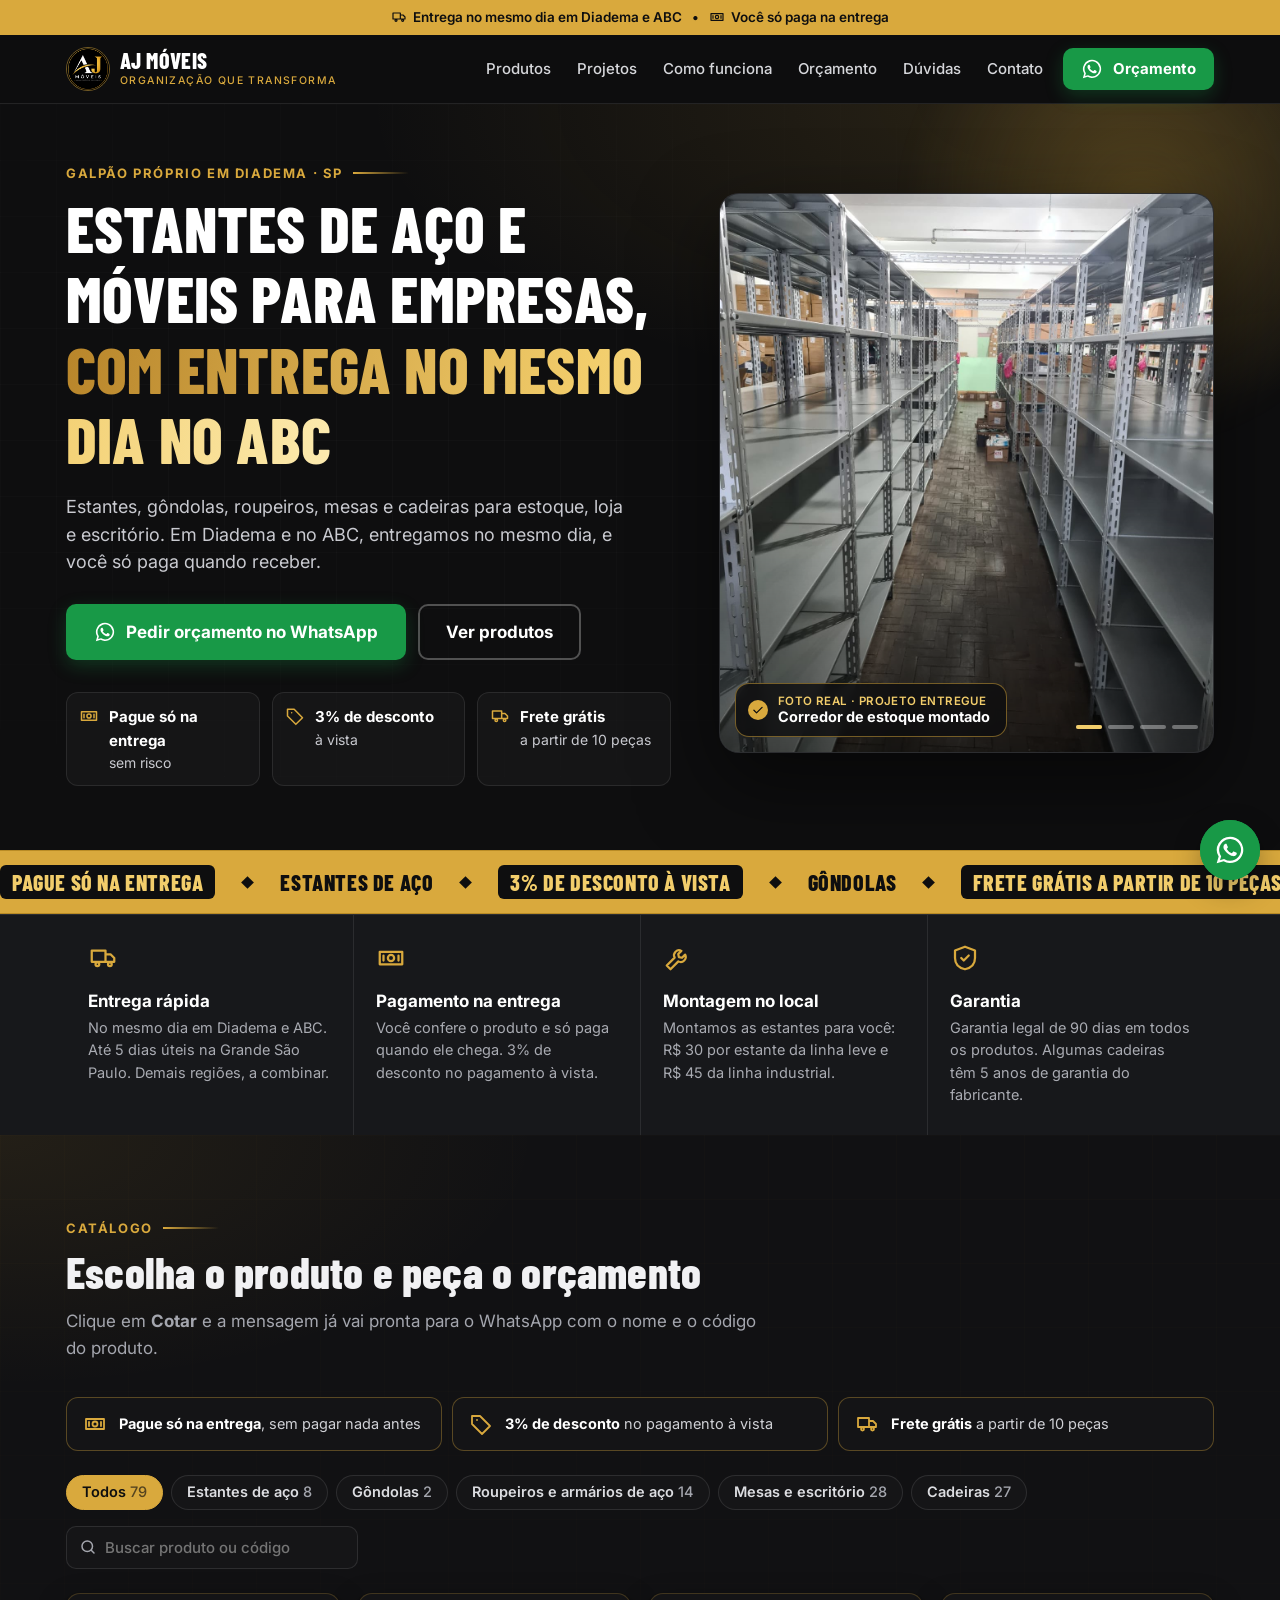
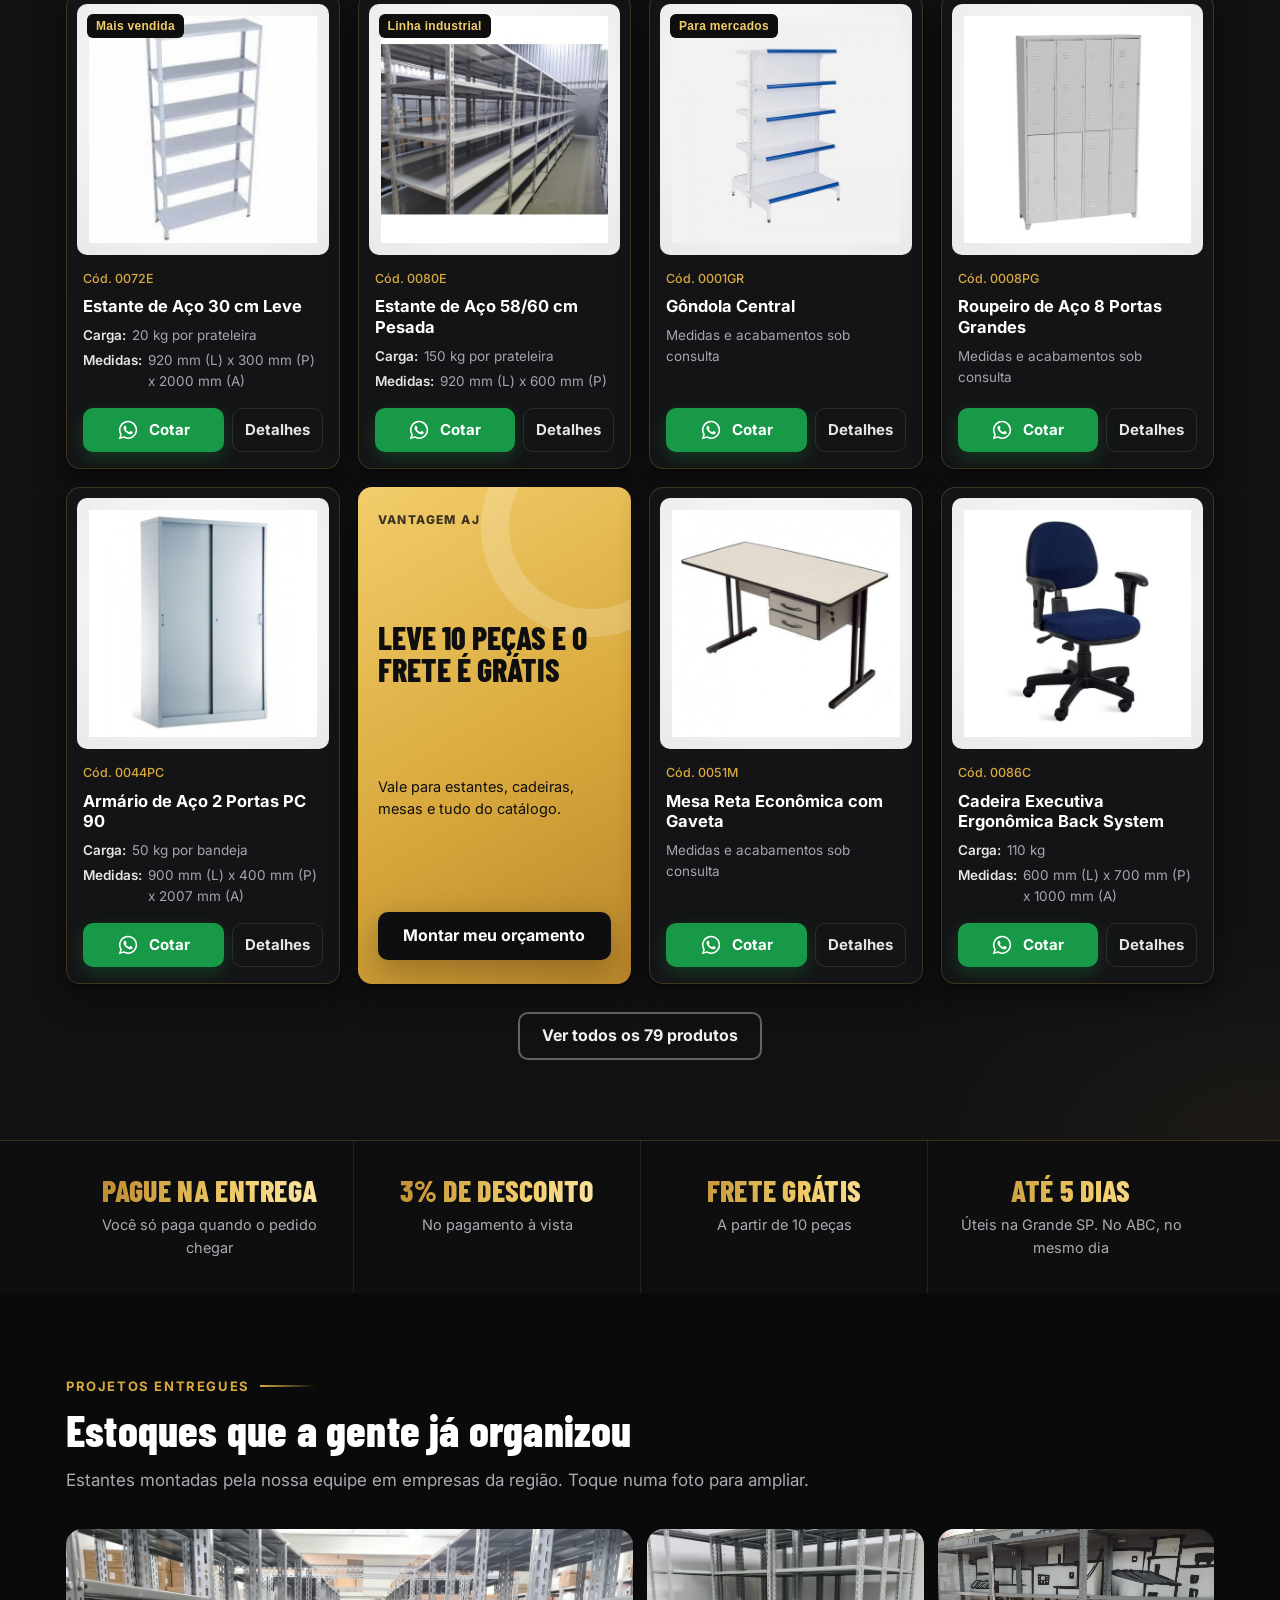
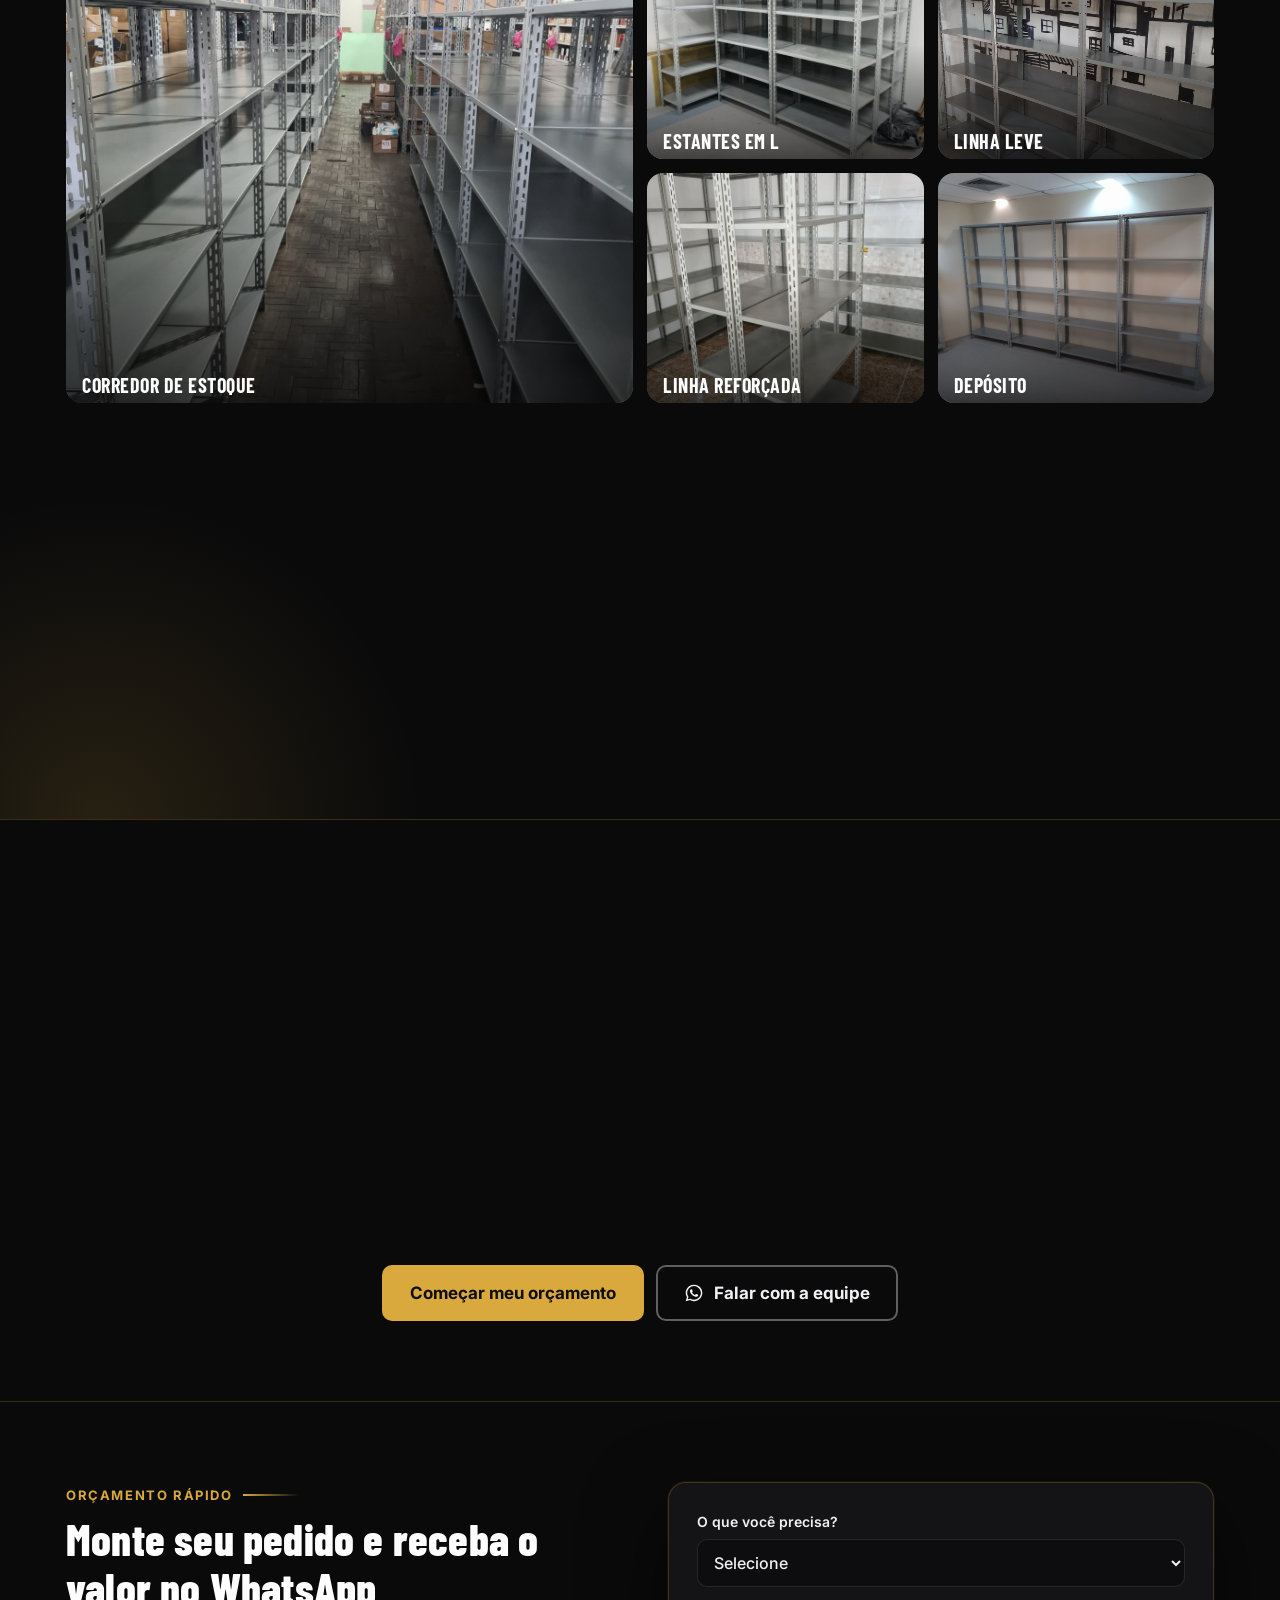
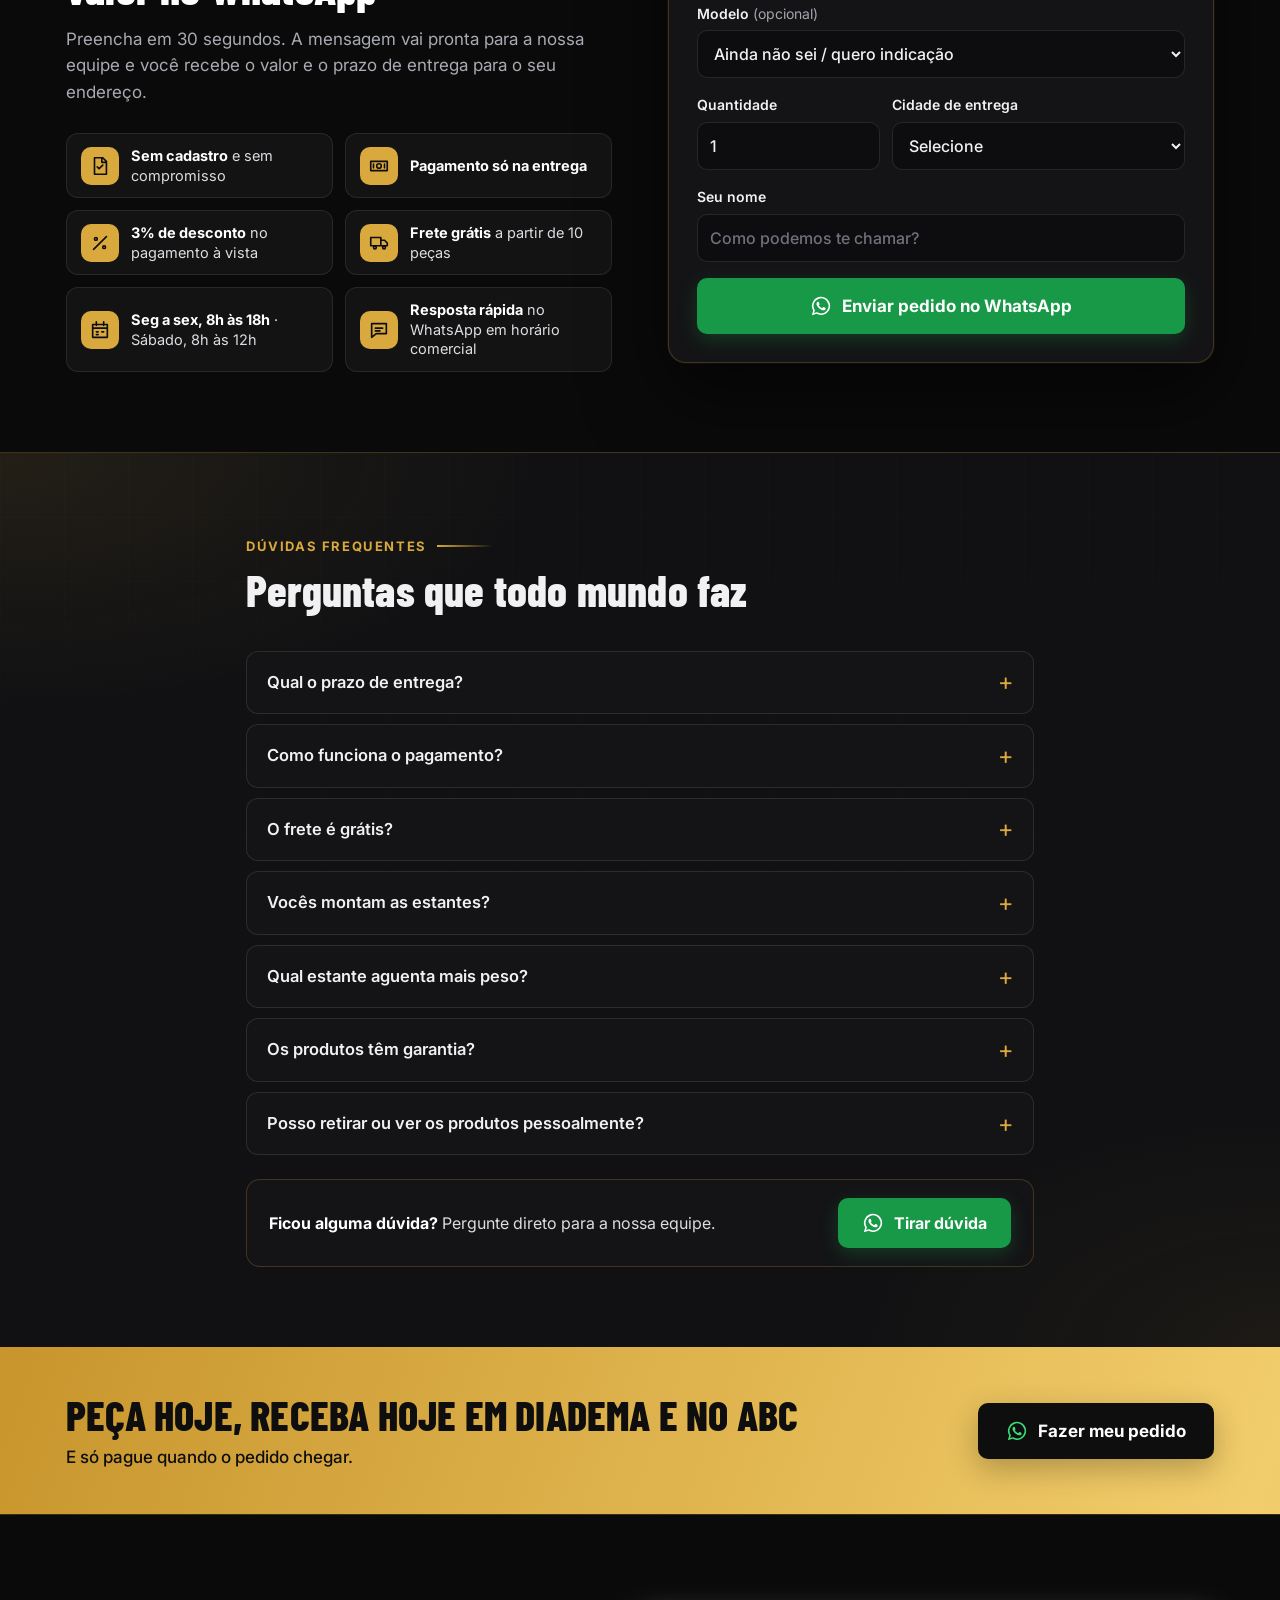
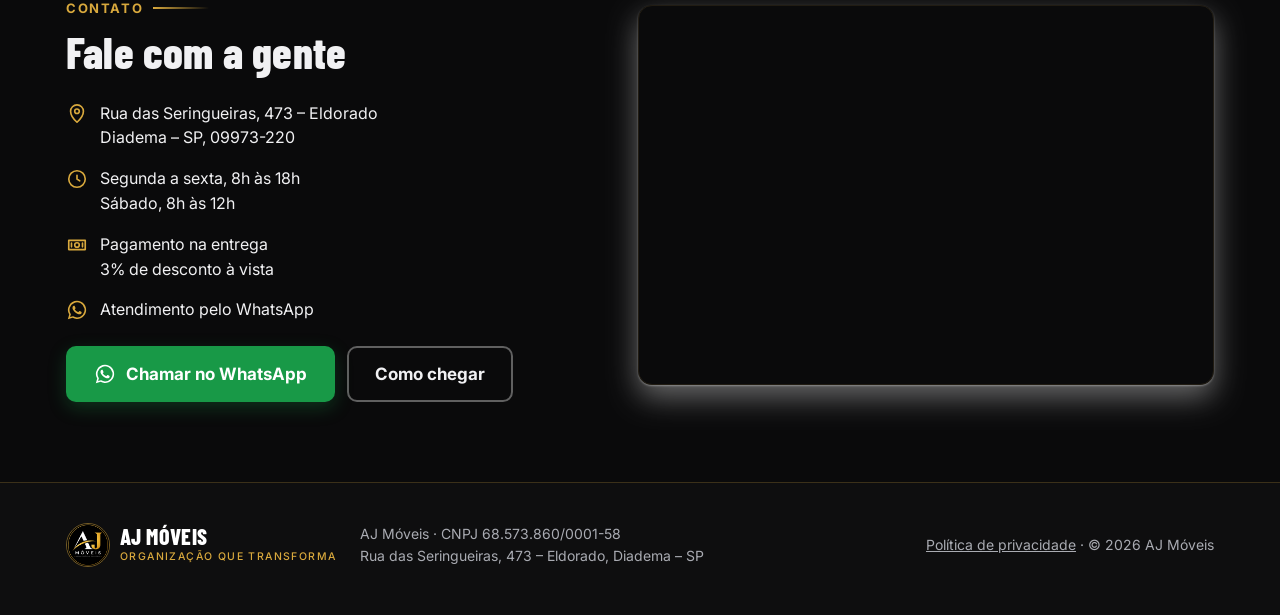
<file: index.html>
<!doctype html>
<!-- Versão escura (principal): usa o style.css + tema-escuro.css. -->
<html lang="pt-BR" class="no-js">
<head>
  <meta charset="utf-8">
  <meta name="viewport" content="width=device-width, initial-scale=1">
  <title>AJ Móveis | Estantes de Aço e Móveis Corporativos em Diadema-SP</title>
  <meta name="description" content="Estantes de aço, gôndolas, roupeiros, mesas e cadeiras para empresas. Entrega no mesmo dia em Diadema e ABC, pagamento só na entrega e 3% de desconto à vista.">
  <meta name="theme-color" content="#0e0e0f">
  <script>document.documentElement.className = document.documentElement.className.replace('no-js', 'js');</script>

  <!-- TROCAR "SEU-DOMINIO.com.br" pelo domínio real antes de publicar -->
  <link rel="canonical" href="https://SEU-DOMINIO.com.br/">
  <meta property="og:type" content="website">
  <meta property="og:locale" content="pt_BR">
  <meta property="og:title" content="AJ Móveis | Estantes de aço com entrega no mesmo dia">
  <meta property="og:description" content="Estantes, gôndolas, roupeiros, mesas e cadeiras. Entrega no mesmo dia em Diadema e ABC e você só paga na entrega.">
  <meta property="og:site_name" content="AJ Móveis">
  <meta property="og:image" content="https://SEU-DOMINIO.com.br/assets/img/aj/og-image.jpg">
  <meta property="og:image:width" content="1200">
  <meta property="og:image:height" content="630">
  <meta property="og:image:alt" content="Logo da AJ Móveis">
  <meta name="twitter:card" content="summary_large_image">
  <meta name="twitter:image" content="https://SEU-DOMINIO.com.br/assets/img/aj/og-image.jpg">
  <meta property="og:url" content="https://SEU-DOMINIO.com.br/">

  <link rel="icon" href="assets/img/aj/logo.jpeg">
  <link rel="preconnect" href="https://fonts.googleapis.com">
  <link rel="preconnect" href="https://fonts.gstatic.com" crossorigin>
  <link href="https://fonts.googleapis.com/css2?family=Barlow+Condensed:wght@600;700;800&family=Inter:wght@400;500;600;700&display=swap" rel="stylesheet">
  <link rel="stylesheet" href="assets/css/style.css?v=14">
  <link rel="stylesheet" href="assets/css/tema-escuro.css?v=14">

  <script type="application/ld+json">
  {
    "@context": "https://schema.org",
    "@type": "FurnitureStore",
    "name": "AJ Móveis",
    "image": "https://SEU-DOMINIO.com.br/assets/img/aj/logo.jpeg",
    "telephone": "+55-11-95986-2349",
    "priceRange": "$$",
    "address": {
      "@type": "PostalAddress",
      "streetAddress": "Rua das Seringueiras, 473 - Eldorado",
      "addressLocality": "Diadema",
      "addressRegion": "SP",
      "postalCode": "09973-220",
      "addressCountry": "BR"
    },
    "geo": { "@type": "GeoCoordinates", "latitude": -23.7194508, "longitude": -46.6203569 },
    "areaServed": ["Diadema", "Santo André", "São Bernardo do Campo", "São Caetano do Sul", "São Paulo"],
    "openingHoursSpecification": [
      { "@type": "OpeningHoursSpecification", "dayOfWeek": ["Monday", "Tuesday", "Wednesday", "Thursday", "Friday"], "opens": "08:00", "closes": "18:00" },
      { "@type": "OpeningHoursSpecification", "dayOfWeek": "Saturday", "opens": "08:00", "closes": "12:00" }
    ]
  }
  </script>
</head>
<body>
  <svg width="0" height="0" style="position:absolute" aria-hidden="true">
    <symbol id="i-wa" viewBox="0 0 24 24"><path fill="currentColor" d="M12.04 2a9.9 9.9 0 0 0-8.53 14.94L2 22l5.2-1.47A9.9 9.9 0 1 0 12.04 2Zm0 18.1a8.2 8.2 0 0 1-4.18-1.15l-.3-.18-3.08.87.88-3-.2-.31a8.2 8.2 0 1 1 6.88 3.77Zm4.5-6.14c-.25-.12-1.46-.72-1.69-.8-.23-.08-.39-.12-.55.12-.17.25-.64.8-.78.96-.14.17-.29.19-.53.06a6.7 6.7 0 0 1-3.32-2.9c-.25-.43.25-.4.71-1.33.08-.16.04-.3-.02-.43-.06-.12-.55-1.33-.76-1.82-.2-.48-.4-.41-.55-.42h-.47a.9.9 0 0 0-.65.3 2.74 2.74 0 0 0-.86 2.04c0 1.2.88 2.37 1 2.53.12.17 1.73 2.64 4.2 3.7 1.56.67 2.17.73 2.95.61.47-.07 1.46-.6 1.66-1.17.21-.58.21-1.07.15-1.17-.06-.1-.22-.17-.47-.29Z"/></symbol>
    <symbol id="i-truck" viewBox="0 0 24 24"><path fill="none" stroke="currentColor" stroke-width="1.8" stroke-linecap="round" stroke-linejoin="round" d="M3 6h11v9H3zM14 9h4l3 3v3h-7zM7.5 18.5a1.5 1.5 0 1 0 0-3 1.5 1.5 0 0 0 0 3ZM17.5 18.5a1.5 1.5 0 1 0 0-3 1.5 1.5 0 0 0 0 3Z"/></symbol>
    <symbol id="i-cash" viewBox="0 0 24 24"><path fill="none" stroke="currentColor" stroke-width="1.8" stroke-linecap="round" stroke-linejoin="round" d="M3 7h18v10H3zM12 14.5a2.5 2.5 0 1 0 0-5 2.5 2.5 0 0 0 0 5ZM6 10v4M18 10v4"/></symbol>
    <symbol id="i-tag" viewBox="0 0 24 24"><path fill="none" stroke="currentColor" stroke-width="1.8" stroke-linecap="round" stroke-linejoin="round" d="M3 12V4h8l10 10-8 8L3 12Zm5-4h.01"/></symbol>
    <symbol id="i-tool" viewBox="0 0 24 24"><path fill="none" stroke="currentColor" stroke-width="1.8" stroke-linecap="round" stroke-linejoin="round" d="M14.7 6.3a4 4 0 0 0-5.4 5.4L3 18l3 3 6.3-6.3a4 4 0 0 0 5.4-5.4l-2.5 2.5-2.5-.5-.5-2.5 2.5-2.5Z"/></symbol>
    <symbol id="i-shield" viewBox="0 0 24 24"><path fill="none" stroke="currentColor" stroke-width="1.8" stroke-linecap="round" stroke-linejoin="round" d="M12 3 4 6v6c0 5 3.5 8 8 9 4.5-1 8-4 8-9V6l-8-3Zm-3 9 2 2 4-4"/></symbol>
    <symbol id="i-pin" viewBox="0 0 24 24"><path fill="none" stroke="currentColor" stroke-width="1.8" stroke-linecap="round" stroke-linejoin="round" d="M12 21s7-6.2 7-12a7 7 0 1 0-14 0c0 5.8 7 12 7 12Zm0-9.5a2.5 2.5 0 1 0 0-5 2.5 2.5 0 0 0 0 5Z"/></symbol>
    <symbol id="i-clock" viewBox="0 0 24 24"><path fill="none" stroke="currentColor" stroke-width="1.8" stroke-linecap="round" stroke-linejoin="round" d="M12 21a9 9 0 1 0 0-18 9 9 0 0 0 0 18Zm0-13v4l3 2"/></symbol>
    <symbol id="i-check" viewBox="0 0 24 24"><path fill="none" stroke="currentColor" stroke-width="2.2" stroke-linecap="round" stroke-linejoin="round" d="m5 12.5 4.5 4.5L19 7.5"/></symbol>
    <symbol id="i-search" viewBox="0 0 24 24"><path fill="none" stroke="currentColor" stroke-width="2" stroke-linecap="round" d="M11 18a7 7 0 1 0 0-14 7 7 0 0 0 0 14Zm5-2 4 4"/></symbol>
    <symbol id="i-x" viewBox="0 0 24 24"><path fill="none" stroke="currentColor" stroke-width="2" stroke-linecap="round" d="M6 6l12 12M18 6 6 18"/></symbol>
    <symbol id="i-calendar" viewBox="0 0 24 24"><path fill="none" stroke="currentColor" stroke-width="1.8" stroke-linecap="round" stroke-linejoin="round" d="M4 6h16v14H4zM4 10h16M8 3v4M16 3v4M8 14h2M14 14h2M8 17h2"/></symbol>
    <symbol id="i-percent" viewBox="0 0 24 24"><path fill="none" stroke="currentColor" stroke-width="1.8" stroke-linecap="round" stroke-linejoin="round" d="M19 5 5 19M7.5 9a1.5 1.5 0 1 0 0-3 1.5 1.5 0 0 0 0 3ZM16.5 18a1.5 1.5 0 1 0 0-3 1.5 1.5 0 0 0 0 3Z"/></symbol>
    <symbol id="i-form" viewBox="0 0 24 24"><path fill="none" stroke="currentColor" stroke-width="1.8" stroke-linecap="round" stroke-linejoin="round" d="M6 3h9l4 4v14H6zM14 3v5h5M9 13l2 2 4-4"/></symbol>
    <symbol id="i-chat" viewBox="0 0 24 24"><path fill="none" stroke="currentColor" stroke-width="1.8" stroke-linecap="round" stroke-linejoin="round" d="M4 5h16v11H9l-5 4V5Zm4 5h8M8 13h5"/></symbol>
    <symbol id="i-menu" viewBox="0 0 24 24"><path fill="none" stroke="currentColor" stroke-width="2" stroke-linecap="round" d="M4 7h16M4 12h16M4 17h16"/></symbol>
  </svg>

  <div class="topbar">
    <div class="container topbar__in">
      <span><svg><use href="#i-truck"/></svg> Entrega no mesmo dia em Diadema e ABC</span>
      <span class="topbar__sep" aria-hidden="true">•</span>
      <span><svg><use href="#i-cash"/></svg> Você só paga na entrega</span>
    </div>
  </div>

  <header class="header" id="topo">
    <div class="container header__in">
      <a href="#topo" class="brand" aria-label="AJ Móveis — início">
        <img src="assets/img/aj/logo.jpeg" alt="" width="44" height="44">
        <span class="brand__txt">AJ Móveis<small>Organização que transforma</small></span>
      </a>
      <nav class="nav" id="nav" aria-label="Menu principal">
        <a href="#produtos">Produtos</a>
        <a href="#projetos">Projetos</a>
        <a href="#como-funciona">Como funciona</a>
        <a href="#orcamento">Orçamento</a>
        <a href="#duvidas">Dúvidas</a>
        <a href="#contato">Contato</a>
      </nav>
      <a class="btn btn--wa btn--sm header__cta" data-wa="header" data-msg="Olá! Vim pelo site da AJ Móveis e quero fazer um orçamento.">
        <svg><use href="#i-wa"/></svg> <span>Orçamento</span>
      </a>
      <button class="menu-btn" id="menuBtn" aria-label="Abrir menu" aria-expanded="false" aria-controls="nav">
        <svg><use href="#i-menu"/></svg>
      </button>
    </div>
  </header>

  <main>
    <!-- HERO -->
    <section class="hero">
      <div class="container hero__in">
        <div class="hero__media">
          <div class="slides" id="heroSlides" aria-roledescription="carrossel" aria-label="Fotos de projetos entregues">
            <img class="is-active" src="assets/img/aj/ori02.jpeg" alt="Corredor de estoque com estantes de aço montadas pela AJ Móveis" data-caption="Corredor de estoque montado" width="1200" height="1600" fetchpriority="high">
            <img src="assets/img/aj/ori01.jpeg" alt="Estantes de aço montadas em L em um depósito" data-caption="Estantes em L para depósito" width="1200" height="1600" loading="lazy">
            <img src="assets/img/aj/ori03.jpeg" alt="Estantes de aço reforçadas em sala de estoque" data-caption="Linha reforçada em sala de estoque" width="1200" height="1600" loading="lazy">
            <img src="assets/img/aj/lev04.jpeg" alt="Estantes de aço da linha leve montadas lado a lado" data-caption="Linha leve montada na parede" width="1080" height="1440" loading="lazy">
          </div>
          <div class="hero__badge">
            <svg><use href="#i-check"/></svg>
            <span><small>Foto real · projeto entregue</small><b id="heroCaption">Corredor de estoque montado</b></span>
          </div>
          <div class="slides__dots" id="heroDots" role="tablist" aria-label="Escolher foto"></div>
        </div>
        <div class="hero__txt">
          <p class="eyebrow">Galpão próprio em Diadema · SP</p>
          <h1>Estantes de aço e móveis para empresas, <em>com entrega no mesmo dia no ABC</em></h1>
          <p class="hero__sub">Estantes, gôndolas, roupeiros, mesas e cadeiras para estoque, loja e escritório. Em Diadema e no ABC, entregamos no mesmo dia, e você só paga quando receber.</p>
          <div class="hero__ctas">
            <a class="btn btn--wa btn--lg" data-wa="hero" data-msg="Olá! Vim pelo site da AJ Móveis e quero fazer um orçamento.">
              <svg><use href="#i-wa"/></svg> Pedir orçamento no WhatsApp
            </a>
            <a class="btn btn--ghost btn--lg" href="#produtos">Ver produtos</a>
          </div>
          <ul class="hero__proofs">
            <li><svg><use href="#i-cash"/></svg><span><b>Pague só na entrega</b> sem risco</span></li>
            <li><svg><use href="#i-tag"/></svg><span><b>3% de desconto</b> à vista</span></li>
            <li><svg><use href="#i-truck"/></svg><span><b>Frete grátis</b> a partir de 10 peças</span></li>
          </ul>
        </div>
      </div>
    </section>

    <!-- FAIXA DE CATEGORIAS -->
    <div class="ticker" aria-hidden="true">
      <div class="ticker__track">
        <b>Pague só na entrega</b><i></i><span>Estantes de aço</span><i></i><b>3% de desconto à vista</b><i></i><span>Gôndolas</span><i></i><b>Frete grátis a partir de 10 peças</b><i></i><span>Roupeiros</span><i></i><b>Entrega no mesmo dia no ABC</b><i></i><span>Armários de aço</span><i></i><span>Mesas</span><i></i><span>Cadeiras</span><i></i>
        <b>Pague só na entrega</b><i></i><span>Estantes de aço</span><i></i><b>3% de desconto à vista</b><i></i><span>Gôndolas</span><i></i><b>Frete grátis a partir de 10 peças</b><i></i><span>Roupeiros</span><i></i><b>Entrega no mesmo dia no ABC</b><i></i><span>Armários de aço</span><i></i><span>Mesas</span><i></i><span>Cadeiras</span><i></i>
      </div>
    </div>

    <!-- BENEFÍCIOS -->
    <section class="perks" aria-label="Condições">
      <div class="container perks__grid">
        <article class="perk reveal">
          <svg><use href="#i-truck"/></svg>
          <h3>Entrega rápida</h3>
          <p>No mesmo dia em Diadema e ABC. Até 5 dias úteis na Grande São Paulo. Demais regiões, a combinar.</p>
        </article>
        <article class="perk reveal">
          <svg><use href="#i-cash"/></svg>
          <h3>Pagamento na entrega</h3>
          <p>Você confere o produto e só paga quando ele chega. 3% de desconto no pagamento à vista.</p>
        </article>
        <article class="perk reveal">
          <svg><use href="#i-tool"/></svg>
          <h3>Montagem no local</h3>
          <p>Montamos as estantes para você: R$ 30 por estante da linha leve e R$ 45 da linha industrial.</p>
        </article>
        <article class="perk reveal">
          <svg><use href="#i-shield"/></svg>
          <h3>Garantia</h3>
          <p>Garantia legal de 90 dias em todos os produtos. Algumas cadeiras têm 5 anos de garantia do fabricante.</p>
        </article>
      </div>
    </section>

    <!-- CATÁLOGO -->
    <section class="section section--paper" id="produtos">
      <div class="container">
        <div class="section__head reveal">
          <p class="eyebrow eyebrow--dark">Catálogo</p>
          <h2>Escolha o produto e peça o orçamento</h2>
          <p>Clique em <b>Cotar</b> e a mensagem já vai pronta para o WhatsApp com o nome e o código do produto.</p>
        </div>

        <ul class="promo-strip reveal">
          <li><svg><use href="#i-cash"/></svg><span><b>Pague só na entrega</b>, sem pagar nada antes</span></li>
          <li><svg><use href="#i-tag"/></svg><span><b>3% de desconto</b> no pagamento à vista</span></li>
          <li><svg><use href="#i-truck"/></svg><span><b>Frete grátis</b> a partir de 10 peças</span></li>
        </ul>

        <div class="catalog__tools">          <div class="chips" id="filters" role="tablist" aria-label="Categorias"></div>
          <label class="search">
            <svg><use href="#i-search"/></svg>
            <input type="search" id="search" placeholder="Buscar produto ou código" aria-label="Buscar produto ou código">
          </label>
        </div>

        <div class="grid" id="grid" aria-live="polite"></div>
        <p class="catalog__empty" id="empty" hidden>Não achou o que procura? <a data-wa="catalogo-vazio" data-msg="Olá! Vim pelo site da AJ Móveis e não encontrei o produto que procuro. Vocês têm...">Fale com a gente no WhatsApp</a> que verificamos para você.</p>
        <div class="catalog__more">
          <button class="btn btn--outline" id="more" hidden>Ver mais produtos</button>
        </div>
      </div>
    </section>

    <!-- VANTAGENS -->
    <section class="stats" aria-label="Vantagens">
      <div class="container stats__grid">
        <div class="stat reveal"><strong>Pague na entrega</strong><p>Você só paga quando o pedido chegar</p></div>
        <div class="stat reveal"><strong><span data-count="3">3</span>% de desconto</strong><p>No pagamento à vista</p></div>
        <div class="stat reveal"><strong>Frete grátis</strong><p>A partir de 10 peças</p></div>
        <div class="stat reveal"><strong>Até <span data-count="5">5</span> dias</strong><p>Úteis na Grande SP. No ABC, no mesmo dia</p></div>
      </div>
    </section>

    <!-- PROJETOS ENTREGUES -->
    <section class="section section--dark section--glow" id="projetos">
      <div class="container">
        <div class="section__head section__head--wide reveal">
          <p class="eyebrow">Projetos entregues</p>
          <h2>Estoques que a gente já organizou</h2>
          <p>Estantes montadas pela nossa equipe em empresas da região. Toque numa foto para ampliar.</p>
        </div>
        <div class="bento" id="gallery">
          <button class="bento__item bento__item--big reveal" data-photo="0"><img src="assets/img/aj/ori02.jpeg" alt="Corredor de estoque com estantes de aço" loading="lazy"><span>Corredor de estoque</span></button>
          <button class="bento__item reveal" data-photo="1"><img src="assets/img/aj/ori01.jpeg" alt="Estantes de aço montadas em L" loading="lazy"><span>Estantes em L</span></button>
          <button class="bento__item reveal" data-photo="2"><img src="assets/img/aj/lev04.jpeg" alt="Estantes da linha leve na parede" loading="lazy"><span>Linha leve</span></button>
          <button class="bento__item reveal" data-photo="3"><img src="assets/img/aj/ori03.jpeg" alt="Estantes reforçadas em sala de estoque" loading="lazy"><span>Linha reforçada</span></button>
          <button class="bento__item reveal" data-photo="4"><img src="assets/img/aj/ori05.jpeg" alt="Estantes de aço industriais" loading="lazy"><span>Depósito</span></button>
          <button class="bento__item bento__item--wide reveal" data-photo="5"><img src="assets/img/aj/lev03.jpeg" alt="Estantes de aço montadas em parede" loading="lazy"><span>Montagem na parede</span></button>
          <button class="bento__item reveal" data-photo="6"><img src="assets/img/aj/ori04.jpeg" alt="Estantes de aço reforçadas montadas" loading="lazy"><span>Estantes reforçadas</span></button>
          <button class="bento__item reveal" data-photo="7"><img src="assets/img/aj/lev01.jpeg" alt="Estantes de aço da linha leve" loading="lazy"><span>Estoque organizado</span></button>
        </div>
        <div class="section__cta reveal">
          <a class="btn btn--wa btn--lg" data-wa="projetos" data-msg="Olá! Vi os projetos no site da AJ Móveis e quero organizar meu estoque também. Pode me ajudar com um orçamento?">
            <svg><use href="#i-wa"/></svg> Quero meu estoque assim
          </a>
          <a class="btn btn--ghost btn--lg" href="#produtos" data-filter="estantes">Ver estantes</a>
        </div>
      </div>
    </section>

    <!-- COMO FUNCIONA -->
    <section class="section" id="como-funciona">
      <div class="container">
        <div class="section__head reveal">
          <p class="eyebrow eyebrow--dark">Como funciona</p>
          <h2>Do orçamento à entrega em 3 passos</h2>
        </div>
        <ol class="steps">
          <li class="reveal">
            <span class="steps__n">1</span>
            <h3>Peça o orçamento</h3>
            <p>Mande pelo WhatsApp o produto, a quantidade e a sua cidade. Respondemos rápido, em horário comercial.</p>
          </li>
          <li class="reveal">
            <span class="steps__n">2</span>
            <h3>Combine a entrega</h3>
            <p>Diadema e ABC no mesmo dia. Grande São Paulo em até 5 dias úteis. Se quiser, montamos no local.</p>
          </li>
          <li class="reveal">
            <span class="steps__n">3</span>
            <h3>Receba e pague</h3>
            <p>Você confere tudo e paga na entrega. À vista tem 3% de desconto.</p>
          </li>
        </ol>
        <div class="section__cta section__cta--center reveal">
          <a class="btn btn--dark btn--lg" href="#orcamento">Começar meu orçamento</a>
          <a class="btn btn--outline btn--lg" data-wa="como-funciona" data-msg="Olá! Vim pelo site da AJ Móveis e quero fazer um orçamento.">
            <svg><use href="#i-wa"/></svg> Falar com a equipe
          </a>
        </div>
      </div>
    </section>

    <!-- SIMULADOR -->
    <section class="section section--dark" id="orcamento">
      <div class="container quote">
        <div class="quote__txt reveal">
          <p class="eyebrow">Orçamento rápido</p>
          <h2>Monte seu pedido e receba o valor no WhatsApp</h2>
          <p>Preencha em 30 segundos. A mensagem vai pronta para a nossa equipe e você recebe o valor e o prazo de entrega para o seu endereço.</p>
          <ul class="checks checks--icons">
            <li><svg><use href="#i-form"/></svg><span><b>Sem cadastro</b> e sem compromisso</span></li>
            <li><svg><use href="#i-cash"/></svg><span><b>Pagamento só na entrega</b></span></li>
            <li><svg><use href="#i-percent"/></svg><span><b>3% de desconto</b> no pagamento à vista</span></li>
            <li><svg><use href="#i-truck"/></svg><span><b>Frete grátis</b> a partir de 10 peças</span></li>
            <li><svg><use href="#i-calendar"/></svg><span><b>Seg a sex, 8h às 18h</b> · Sábado, 8h às 12h</span></li>
            <li><svg><use href="#i-chat"/></svg><span><b>Resposta rápida</b> no WhatsApp em horário comercial</span></li>
          </ul>
        </div>

        <form class="quote__form reveal" id="quoteForm" novalidate>
          <div class="field">
            <label for="qCat">O que você precisa?</label>
            <select id="qCat" required></select>
          </div>
          <div class="field">
            <label for="qProd">Modelo <span class="opt">(opcional)</span></label>
            <select id="qProd"></select>
          </div>
          <div class="field-row">
            <div class="field">
              <label for="qQtd">Quantidade</label>
              <input id="qQtd" type="number" inputmode="numeric" min="1" max="999" value="1" required>
            </div>
            <div class="field">
              <label for="qCity">Cidade de entrega</label>
              <select id="qCity" required>
                <option value="">Selecione</option>
                <optgroup label="Entrega no mesmo dia">
                  <option data-zone="abc">Diadema</option>
                  <option data-zone="abc">Santo André</option>
                  <option data-zone="abc">São Bernardo do Campo</option>
                  <option data-zone="abc">São Caetano do Sul</option>
                  <option data-zone="abc">Mauá</option>
                  <option data-zone="abc">Ribeirão Pires</option>
                  <option data-zone="abc">Rio Grande da Serra</option>
                </optgroup>
                <optgroup label="Até 5 dias úteis">
                  <option data-zone="gsp">São Paulo (capital)</option>
                  <option data-zone="gsp">Outra cidade da Grande SP</option>
                </optgroup>
                <optgroup label="A combinar">
                  <option data-zone="outra">Interior ou outro estado</option>
                </optgroup>
              </select>
            </div>
          </div>
          <div class="field">
            <label for="qName">Seu nome</label>
            <input id="qName" type="text" autocomplete="name" placeholder="Como podemos te chamar?" required>
          </div>

          <div class="quote__summary" id="qSummary" aria-live="polite"></div>
          <p class="quote__error" id="qError" hidden>Preencha o que você precisa, a cidade e o seu nome.</p>

          <button type="submit" class="btn btn--wa btn--lg btn--block">
            <svg><use href="#i-wa"/></svg> Enviar pedido no WhatsApp
          </button>
        </form>
      </div>
    </section>

    <!-- FAQ -->
    <section class="section section--paper" id="duvidas">
      <div class="container container--narrow">
        <div class="section__head reveal">
          <p class="eyebrow eyebrow--dark">Dúvidas frequentes</p>
          <h2>Perguntas que todo mundo faz</h2>
        </div>
        <div class="faq">
          <details class="reveal">
            <summary>Qual o prazo de entrega?</summary>
            <p>Em Diadema e no ABC (Santo André, São Bernardo, São Caetano, Mauá, Ribeirão Pires e Rio Grande da Serra), entregamos no mesmo dia. Na capital e no resto da Grande São Paulo, em até 5 dias úteis. Para o interior e outros estados, o prazo é combinado com você.</p>
          </details>
          <details class="reveal">
            <summary>Como funciona o pagamento?</summary>
            <p>Você paga só no momento da entrega, depois de receber o produto. No pagamento à vista, tem 3% de desconto.</p>
          </details>
          <details class="reveal">
            <summary>O frete é grátis?</summary>
            <p>O frete é grátis a partir de 10 peças, por exemplo, 10 estantes, 10 cadeiras ou 10 mesas. Abaixo disso, o valor do frete vem junto com o orçamento.</p>
          </details>
          <details class="reveal">
            <summary>Vocês montam as estantes?</summary>
            <p>Sim. A montagem custa R$ 30 por estante da linha leve e R$ 45 por estante da linha industrial.</p>
          </details>
          <details class="reveal">
            <summary>Qual estante aguenta mais peso?</summary>
            <p>A linha leve suporta de 20 a 35 kg por prateleira, ideal para arquivo, escritório e itens leves. A linha pesada (industrial) suporta até 150 kg por prateleira, para estoque e depósito. Na dúvida, conte para a gente o que vai guardar e indicamos a certa.</p>
          </details>
          <details class="reveal">
            <summary>Os produtos têm garantia?</summary>
            <p>Todos têm a garantia legal de 90 dias contra defeitos. Alguns modelos de cadeira têm 5 anos de garantia do fabricante, informada na descrição do produto.</p>
          </details>
          <details class="reveal">
            <summary>Posso retirar ou ver os produtos pessoalmente?</summary>
            <p>Pode. Estamos na Rua das Seringueiras, 473, no Eldorado, em Diadema. Chame no WhatsApp antes para combinar o horário.</p>
          </details>
        </div>
        <div class="faq__more reveal">
          <p><b>Ficou alguma dúvida?</b> Pergunte direto para a nossa equipe.</p>
          <a class="btn btn--wa" data-wa="faq" data-msg="Olá! Vim pelo site da AJ Móveis e tenho uma dúvida:">
            <svg><use href="#i-wa"/></svg> Tirar dúvida
          </a>
        </div>
      </div>
    </section>

    <!-- CTA FINAL -->
    <section class="cta-band">
      <div class="container cta-band__in reveal">
        <div>
          <h2>Peça hoje, receba hoje em Diadema e no ABC</h2>
          <p>E só pague quando o pedido chegar.</p>
        </div>
        <a class="btn btn--ink btn--lg" data-wa="cta-final" data-msg="Olá! Vim pelo site da AJ Móveis e quero fazer um pedido.">
          <svg><use href="#i-wa"/></svg> Fazer meu pedido
        </a>
      </div>
    </section>

    <!-- CONTATO -->
    <section class="section" id="contato">
      <div class="container contact">
        <div class="contact__info reveal">
          <p class="eyebrow eyebrow--dark">Contato</p>
          <h2>Fale com a gente</h2>
          <ul class="contact__list">
            <li><svg><use href="#i-pin"/></svg><span>Rua das Seringueiras, 473 – Eldorado<br>Diadema – SP, 09973-220</span></li>
            <li><svg><use href="#i-clock"/></svg><span>Segunda a sexta, 8h às 18h<br>Sábado, 8h às 12h</span></li>
            <li><svg><use href="#i-cash"/></svg><span>Pagamento na entrega<br>3% de desconto à vista</span></li>
            <li><svg><use href="#i-wa"/></svg><span>Atendimento pelo WhatsApp</span></li>
          </ul>
          <div class="contact__ctas">
            <a class="btn btn--wa btn--lg" data-wa="contato" data-msg="Olá! Vim pelo site da AJ Móveis e quero falar com vocês.">
              <svg><use href="#i-wa"/></svg> Chamar no WhatsApp
            </a>
            <a class="btn btn--outline btn--lg" href="https://www.google.com/maps/dir/?api=1&destination=Rua+das+Seringueiras,+473+-+Eldorado,+Diadema+-+SP,+09973-220" target="_blank" rel="noopener">Como chegar</a>
          </div>
        </div>
        <div class="contact__map reveal">
          <iframe title="Mapa: Rua das Seringueiras, 473 – Eldorado, Diadema" src="https://www.google.com/maps?q=Rua+das+Seringueiras,+473+-+Eldorado,+Diadema+-+SP,+09973-220&output=embed" loading="lazy" referrerpolicy="no-referrer-when-downgrade"></iframe>
        </div>
      </div>
    </section>
  </main>

  <footer class="footer">
    <div class="container footer__in">
      <div class="brand brand--footer">
        <img src="assets/img/aj/logo.jpeg" alt="" width="44" height="44" loading="lazy">
        <span class="brand__txt">AJ Móveis<small>Organização que transforma</small></span>
      </div>
      <p class="footer__legal">AJ Móveis · CNPJ 68.573.860/0001-58<br>Rua das Seringueiras, 473 – Eldorado, Diadema – SP</p>
      <p class="footer__links"><a href="privacidade.html">Política de privacidade</a> · © <span id="year"></span> AJ Móveis</p>
    </div>
  </footer>

  <!-- Voltar ao topo -->
  <a class="to-top" id="toTop" href="#topo" aria-label="Voltar ao topo">
    <svg viewBox="0 0 24 24"><path fill="none" stroke="currentColor" stroke-width="2.4" stroke-linecap="round" stroke-linejoin="round" d="M12 19V5M5 12l7-7 7 7"/></svg>
  </a>

  <!-- Botão flutuante (desktop) e barra fixa (celular) -->
  <a class="wa-float" data-wa="flutuante" data-msg="Olá! Vim pelo site da AJ Móveis e quero fazer um orçamento." aria-label="Falar no WhatsApp">
    <svg><use href="#i-wa"/></svg>
  </a>
  <div class="mobile-bar">
    <p class="mobile-bar__perks">Pague na entrega · 3% à vista · Frete grátis 10+ peças</p>
    <a class="btn btn--wa btn--block" data-wa="barra-mobile" data-msg="Olá! Vim pelo site da AJ Móveis e quero fazer um orçamento.">
      <svg><use href="#i-wa"/></svg> Pedir orçamento no WhatsApp
    </a>
  </div>

  <!-- Detalhes do produto -->
  <dialog class="modal" id="modal" aria-labelledby="mTitle">
    <button class="modal__close" id="mClose" aria-label="Fechar"><svg><use href="#i-x"/></svg></button>
    <div class="modal__body">
      <img id="mImg" alt="" width="500" height="500">
      <div>
        <p class="modal__code" id="mCode"></p>
        <h3 id="mTitle"></h3>
        <ul class="specs" id="mSpecs"></ul>
        <p id="mDesc"></p>
        <a class="btn btn--wa btn--lg btn--block" id="mCta" data-wa="modal-produto">
          <svg><use href="#i-wa"/></svg> Cotar este produto
        </a>
        <ul class="modal__perks">
          <li><svg><use href="#i-check"/></svg> Pague só na entrega</li>
          <li><svg><use href="#i-check"/></svg> 3% de desconto à vista</li>
          <li><svg><use href="#i-check"/></svg> Frete grátis a partir de 10 peças</li>
        </ul>
      </div>
    </div>
  </dialog>

  <!-- Foto ampliada -->
  <dialog class="lightbox" id="lightbox" aria-label="Foto ampliada">
    <button class="lightbox__close" id="lbClose" aria-label="Fechar"><svg><use href="#i-x"/></svg></button>
    <button class="lightbox__nav lightbox__nav--prev" id="lbPrev" aria-label="Foto anterior"><svg viewBox="0 0 24 24"><path fill="none" stroke="currentColor" stroke-width="2.4" stroke-linecap="round" stroke-linejoin="round" d="m15 5-7 7 7 7"/></svg></button>
    <img id="lbImg" alt="">
    <button class="lightbox__nav lightbox__nav--next" id="lbNext" aria-label="Próxima foto"><svg viewBox="0 0 24 24"><path fill="none" stroke="currentColor" stroke-width="2.4" stroke-linecap="round" stroke-linejoin="round" d="m9 5 7 7-7 7"/></svg></button>
    <p class="lightbox__cap" id="lbCap"></p>
  </dialog>

  <script src="assets/js/config.js?v=14"></script>  <script src="assets/js/products.js?v=14"></script>
  <script src="assets/js/main.js?v=14"></script>
</body>
</html>
</file>
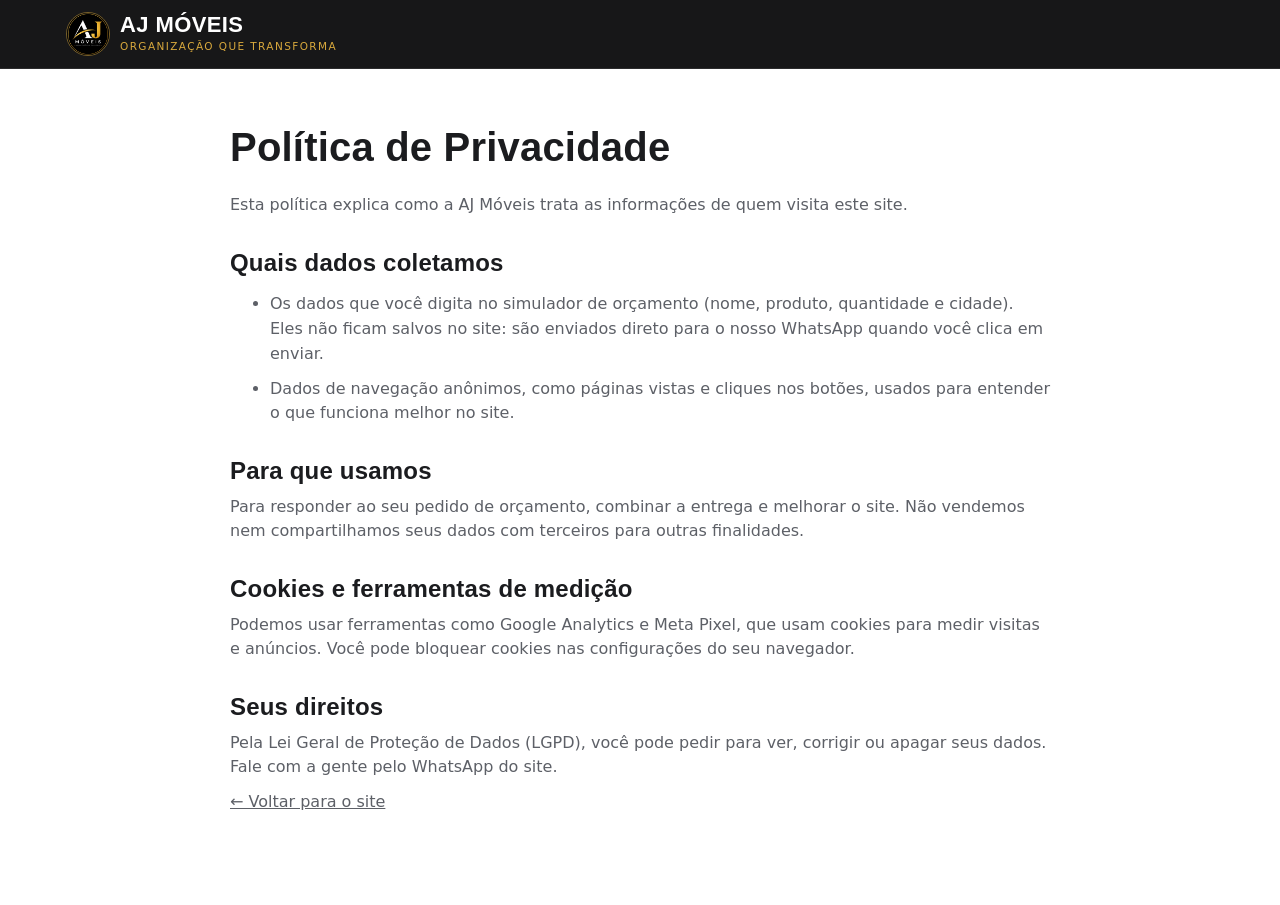
<file: privacidade.html>
<!doctype html>
<html lang="pt-BR">
<head>
  <meta charset="utf-8">
  <meta name="viewport" content="width=device-width, initial-scale=1">
  <title>Política de Privacidade | AJ Móveis</title>
  <meta name="robots" content="noindex">
  <link rel="icon" href="assets/img/aj/logo.jpeg">
  <link rel="stylesheet" href="assets/css/style.css">
  <style>
    .legal { padding: 56px 0 80px; }
    .legal h1 { font-size: 40px; margin-bottom: 24px; }
    .legal h2 { font-size: 24px; margin: 32px 0 10px; }
    .legal p, .legal li { color: var(--muted); margin-bottom: 10px; }
  </style>
</head>
<body>
  <header class="header">
    <div class="container header__in">
      <a href="index.html" class="brand">
        <img src="assets/img/aj/logo.jpeg" alt="" width="44" height="44">
        <span class="brand__txt">AJ Móveis<small>Organização que transforma</small></span>
      </a>
    </div>
  </header>
  <main class="container container--narrow legal">
    <h1>Política de Privacidade</h1>
    <p>Esta política explica como a AJ Móveis trata as informações de quem visita este site.</p>

    <h2>Quais dados coletamos</h2>
    <ul>
      <li>Os dados que você digita no simulador de orçamento (nome, produto, quantidade e cidade). Eles não ficam salvos no site: são enviados direto para o nosso WhatsApp quando você clica em enviar.</li>
      <li>Dados de navegação anônimos, como páginas vistas e cliques nos botões, usados para entender o que funciona melhor no site.</li>
    </ul>

    <h2>Para que usamos</h2>
    <p>Para responder ao seu pedido de orçamento, combinar a entrega e melhorar o site. Não vendemos nem compartilhamos seus dados com terceiros para outras finalidades.</p>

    <h2>Cookies e ferramentas de medição</h2>
    <p>Podemos usar ferramentas como Google Analytics e Meta Pixel, que usam cookies para medir visitas e anúncios. Você pode bloquear cookies nas configurações do seu navegador.</p>

    <h2>Seus direitos</h2>
    <p>Pela Lei Geral de Proteção de Dados (LGPD), você pode pedir para ver, corrigir ou apagar seus dados. Fale com a gente pelo WhatsApp do site.</p>

    <p><a href="index.html">← Voltar para o site</a></p>
  </main>
</body>
</html>
</file>
<file: assets/css/style.css>
/* ===== Tokens ===== */
:root {
  --ink: #0e0e0f;
  --graphite: #17181b;
  --graphite-2: #222429;
  --line-dark: rgba(255, 255, 255, .09);
  --gold: #d9a93d;
  --gold-2: #f2cd6b;
  --paper: #f4f2ed;
  --white: #fff;
  --text: #1b1c1f;
  --muted: #5d6067;
  --muted-dark: #a9abb2;
  --line: #e2dfd7;
  --wa: #189947;
  --wa-hover: #127a38;
  --radius: 14px;
  --shadow: 0 1px 2px rgba(0, 0, 0, .05), 0 8px 24px rgba(0, 0, 0, .06);
  --font: 'Inter', system-ui, -apple-system, 'Segoe UI', Roboto, sans-serif;
  --display: 'Barlow Condensed', 'Arial Narrow', sans-serif;
}

/* ===== Base ===== */
*, *::before, *::after { box-sizing: border-box; }
html { scroll-behavior: smooth; scroll-padding-top: 76px; }
body {
  margin: 0;
  font-family: var(--font);
  font-size: 16px;
  line-height: 1.55;
  color: var(--text);
  background: var(--white);
  -webkit-font-smoothing: antialiased;
}
img { max-width: 100%; display: block; }
a { color: inherit; }
svg { width: 20px; height: 20px; flex: none; }
h1, h2, h3 { margin: 0; line-height: 1.1; }
h1, h2 { font-family: var(--display); font-weight: 800; letter-spacing: .2px; }
h2 { font-size: clamp(30px, 4vw, 44px); }
h3 { font-size: 18px; font-weight: 700; }
p { margin: 0; }
.container { width: 100%; max-width: 1180px; margin: 0 auto; padding: 0 16px; }
.container--narrow { max-width: 820px; }
.eyebrow {
  font-size: 13px; font-weight: 700; letter-spacing: 1.6px; text-transform: uppercase;
  color: var(--gold); margin-bottom: 10px;
}
.eyebrow--dark { color: #9a7420; }

/* ===== Botões ===== */
.btn {
  display: inline-flex; align-items: center; justify-content: center; gap: 10px;
  min-height: 48px; padding: 12px 22px; border-radius: 10px; border: 2px solid transparent;
  font: 700 16px/1.2 var(--font); text-decoration: none; cursor: pointer;
  transition: background .15s, transform .15s, border-color .15s, color .15s;
}
.btn:active { transform: translateY(1px); }
.btn--wa { background: var(--wa); color: #fff; box-shadow: 0 6px 18px rgba(24, 153, 71, .28); }
.btn--wa:hover { background: var(--wa-hover); }
.btn--wa svg { width: 22px; height: 22px; }
.btn--ghost { color: #fff; border-color: rgba(255, 255, 255, .28); }
.btn--ghost:hover { border-color: var(--gold); color: var(--gold-2); }
.btn--outline { color: var(--text); border-color: var(--text); background: transparent; }
.btn--outline:hover { background: var(--text); color: #fff; }
.btn--lg { min-height: 56px; padding: 14px 26px; font-size: 17px; }
.btn--sm { min-height: 42px; padding: 8px 16px; font-size: 15px; }
.btn--block { width: 100%; }
a[data-wa] { cursor: pointer; }

/* ===== Topbar e header ===== */
.topbar { background: var(--gold); color: var(--ink); font-size: 13.5px; font-weight: 600; }
.topbar__in { display: flex; justify-content: center; align-items: center; gap: 10px; padding: 7px 16px; flex-wrap: wrap; text-align: center; }
.topbar__in span { display: inline-flex; align-items: center; gap: 6px; }
.topbar svg { width: 16px; height: 16px; }

.header { position: sticky; top: 0; z-index: 40; background: rgba(14, 14, 15, .96); backdrop-filter: blur(8px); border-bottom: 1px solid var(--line-dark); }
.header__in { display: flex; align-items: center; gap: 20px; height: 68px; }
.brand { display: flex; align-items: center; gap: 10px; text-decoration: none; color: #fff; }
.brand img { border-radius: 50%; border: 1px solid rgba(217, 169, 61, .5); }
.brand__txt { font: 800 22px/1 var(--display); letter-spacing: .4px; text-transform: uppercase; }
.brand__txt small { display: block; font: 500 10.5px/1.4 var(--font); letter-spacing: 1.4px; color: var(--gold); margin-top: 3px; }
.nav { display: flex; gap: 26px; margin-left: auto; }
.nav a { color: #d6d7db; text-decoration: none; font-size: 15px; font-weight: 500; }
.nav a:hover { color: var(--gold-2); }
.menu-btn { display: none; background: none; border: 0; color: #fff; padding: 8px; margin-right: -8px; cursor: pointer; }
.menu-btn svg { width: 26px; height: 26px; }

/* ===== Hero ===== */
.hero { background: radial-gradient(1200px 500px at 85% 0%, rgba(217, 169, 61, .14), transparent 60%), var(--ink); color: #fff; }
.hero__in { display: grid; grid-template-columns: 1.1fr .9fr; gap: 48px; align-items: center; padding-top: 56px; padding-bottom: 64px; }
.hero__txt { order: 1; }
.hero__media { order: 2; position: relative; }
.slides { position: relative; height: 560px; border-radius: 20px; overflow: hidden; border: 1px solid var(--line-dark); background: var(--graphite); box-shadow: 0 30px 80px rgba(0, 0, 0, .5); }
.hero__badge {
  position: absolute; left: 16px; bottom: 16px; display: inline-flex; align-items: center; gap: 8px;
  background: rgba(14, 14, 15, .82); color: #fff; font-size: 13.5px; font-weight: 600;
  padding: 8px 12px; border-radius: 999px; border: 1px solid rgba(217, 169, 61, .5);
}
.hero__badge svg { color: var(--gold-2); width: 16px; height: 16px; }
.hero h1 { font-size: clamp(40px, 5.4vw, 64px); text-transform: uppercase; }
.hero h1 em { font-style: normal; color: var(--gold-2); }
.hero__sub { margin-top: 18px; font-size: 18px; color: #c9cad0; max-width: 560px; }
.hero__ctas { display: flex; flex-wrap: wrap; gap: 12px; margin-top: 28px; }
.hero__proofs { list-style: none; padding: 0; margin: 32px 0 0; display: grid; grid-template-columns: repeat(3, 1fr); gap: 12px; }
.hero__proofs li { display: flex; gap: 10px; align-items: flex-start; font-size: 14px; color: #c9cad0; padding: 12px; border: 1px solid var(--line-dark); border-radius: 12px; background: rgba(255, 255, 255, .03); }
.hero__proofs svg { color: var(--gold); margin-top: 1px; }
.hero__proofs b { color: #fff; display: block; font-size: 15px; }

/* ===== Benefícios ===== */
.perks { background: var(--graphite); color: #fff; border-top: 1px solid var(--line-dark); }
.perks__grid { display: grid; grid-template-columns: repeat(4, 1fr); }
.perk { padding: 28px 22px; border-left: 1px solid var(--line-dark); }
.perk:first-child { border-left: 0; }
.perk svg { width: 30px; height: 30px; color: var(--gold); margin-bottom: 12px; }
.perk h3 { font-size: 17px; margin-bottom: 6px; }
.perk p { font-size: 14.5px; color: var(--muted-dark); }

/* ===== Seções ===== */
.section { padding: 80px 0; }
.section--paper { background: var(--paper); }
.section--dark { background: var(--ink); color: #fff; }
.section__head { max-width: 700px; margin-bottom: 36px; }
.section__head p:not(.eyebrow) { margin-top: 12px; color: var(--muted); font-size: 17px; }
.section--dark .section__head p:not(.eyebrow) { color: var(--muted-dark); }

/* ===== Catálogo ===== */
.catalog__tools { display: flex; gap: 16px; align-items: center; justify-content: space-between; flex-wrap: wrap; margin-bottom: 24px; }
.chips { display: flex; gap: 8px; flex-wrap: wrap; }
.chip {
  border: 1.5px solid var(--line); background: var(--white); color: var(--text);
  padding: 9px 15px; border-radius: 999px; font: 600 14.5px/1 var(--font); cursor: pointer; white-space: nowrap;
}
.chip span { color: var(--muted); font-weight: 500; margin-left: 4px; }
.chip:hover { border-color: var(--text); }
.chip[aria-selected="true"] { background: var(--ink); border-color: var(--ink); color: #fff; }
.chip[aria-selected="true"] span { color: var(--gold-2); }
.search { display: flex; align-items: center; gap: 8px; background: var(--white); border: 1.5px solid var(--line); border-radius: 10px; padding: 0 12px; min-width: 260px; }
.search svg { color: var(--muted); width: 18px; height: 18px; }
.search input { border: 0; outline: 0; font: 500 15px var(--font); padding: 11px 0; width: 100%; background: transparent; color: var(--text); }
.search:focus-within { border-color: var(--text); }

.grid { display: grid; grid-template-columns: repeat(4, 1fr); gap: 18px; }
.card { background: var(--white); border-radius: var(--radius); box-shadow: var(--shadow); display: flex; flex-direction: column; overflow: hidden; border: 1px solid #ebe8e1; }
.card__img { position: relative; aspect-ratio: 1; background: #fff; cursor: pointer; border: 0; padding: 0; }
.card__img img { width: 100%; height: 100%; object-fit: contain; padding: 12px; transition: transform .25s; }
.card:hover .card__img img { transform: scale(1.03); }
.card__tag { position: absolute; top: 10px; left: 10px; background: var(--ink); color: var(--gold-2); font-size: 12px; font-weight: 700; padding: 5px 9px; border-radius: 6px; letter-spacing: .3px; }
.card__body { padding: 14px 16px 16px; display: flex; flex-direction: column; gap: 8px; flex: 1; border-top: 1px solid #f0ede6; }
.card__code { font-size: 12.5px; color: var(--muted); font-weight: 500; }
.card h3 { font-size: 16.5px; line-height: 1.25; }
.specs { list-style: none; margin: 0; padding: 0; display: flex; flex-direction: column; gap: 4px; }
.specs li { font-size: 13.5px; color: var(--muted); display: flex; gap: 6px; }
.specs b { color: var(--text); font-weight: 600; }
.card__actions { margin-top: auto; padding-top: 8px; display: flex; gap: 8px; }
.card__actions .btn { flex: 1; min-height: 44px; padding: 8px 12px; font-size: 15px; }
.card__more { flex: 0 0 auto !important; background: none; border: 1.5px solid var(--line); color: var(--text); }
.card__more:hover { border-color: var(--text); }
.catalog__more { display: flex; justify-content: center; margin-top: 28px; }
.catalog__empty { text-align: center; padding: 24px; color: var(--muted); }
.catalog__empty a { color: var(--wa); font-weight: 700; }

/* ===== Galeria ===== */
/* (galeria em .bento, mais abaixo) */

/* ===== Passos ===== */
.steps { list-style: none; margin: 0; padding: 0; display: grid; grid-template-columns: repeat(3, 1fr); gap: 18px; }
.steps li { background: var(--paper); border-radius: var(--radius); padding: 28px 24px; }
.steps__n { display: inline-grid; place-items: center; width: 44px; height: 44px; border-radius: 50%; background: var(--ink); color: var(--gold-2); font: 800 22px var(--display); margin-bottom: 14px; }
.steps h3 { margin-bottom: 6px; }
.steps p { color: var(--muted); font-size: 15px; }

/* ===== Orçamento ===== */
.quote { display: grid; grid-template-columns: 1fr 1fr; gap: 56px; align-items: start; }
.quote__txt > p:not(.eyebrow) { margin-top: 14px; color: var(--muted-dark); font-size: 17px; }
.checks { list-style: none; padding: 0; margin: 24px 0 0; display: grid; gap: 10px; }
.checks li { display: flex; gap: 10px; color: #dcdde1; }
.checks svg { color: var(--gold); }
.quote__form { background: var(--white); color: var(--text); border-radius: 18px; padding: 28px; display: grid; gap: 16px; box-shadow: 0 20px 60px rgba(0, 0, 0, .35); }
.field { display: grid; gap: 6px; }
.field-row { display: grid; grid-template-columns: 1fr 1.6fr; gap: 12px; }
.field label { font-size: 14px; font-weight: 600; }
.opt { color: var(--muted); font-weight: 400; }
.field input, .field select {
  font: 500 16px var(--font); color: var(--text); background: #fff;
  border: 1.5px solid var(--line); border-radius: 10px; padding: 12px; width: 100%; min-height: 48px;
}
.field input:focus, .field select:focus { outline: 0; border-color: var(--gold); box-shadow: 0 0 0 3px rgba(217, 169, 61, .25); }
.quote__summary { background: var(--paper); border-radius: 12px; padding: 14px 16px; font-size: 14.5px; display: grid; gap: 6px; }
.quote__summary:empty { display: none; }
.quote__summary div { display: flex; gap: 8px; align-items: flex-start; }
.quote__summary svg { color: var(--wa); width: 18px; height: 18px; margin-top: 2px; }
.quote__error { color: #b42318; font-size: 14px; font-weight: 600; }

/* ===== FAQ ===== */
.faq { display: grid; gap: 10px; }
.faq details { background: var(--white); border-radius: 12px; border: 1px solid var(--line); }
.faq summary { cursor: pointer; list-style: none; padding: 18px 52px 18px 20px; font-weight: 600; font-size: 16.5px; position: relative; }
.faq summary::-webkit-details-marker { display: none; }
.faq summary::after { content: '+'; position: absolute; right: 20px; top: 50%; transform: translateY(-50%); font-size: 24px; font-weight: 400; color: #9a7420; }
.faq details[open] summary::after { content: '–'; }
.faq details p { padding: 0 20px 18px; color: var(--muted); }

/* ===== Contato ===== */
.contact { display: grid; grid-template-columns: 1fr 1.1fr; gap: 48px; align-items: center; }
.contact__list { list-style: none; padding: 0; margin: 24px 0; display: grid; gap: 16px; }
.contact__list li { display: flex; gap: 12px; font-size: 16px; }
.contact__list svg { color: #9a7420; width: 22px; height: 22px; margin-top: 2px; }
.contact__ctas { display: flex; gap: 12px; flex-wrap: wrap; }
.contact__map iframe { width: 100%; height: 380px; border: 0; border-radius: var(--radius); box-shadow: var(--shadow); }

/* ===== Rodapé ===== */
.footer { background: var(--ink); color: var(--muted-dark); padding: 40px 0 48px; font-size: 14px; }
.footer__in { display: grid; grid-template-columns: auto 1fr auto; gap: 24px; align-items: center; }
.footer__links a { color: var(--muted-dark); }
.footer__links a:hover { color: var(--gold-2); }

/* ===== WhatsApp fixo ===== */
.wa-float {
  position: fixed; right: 20px; bottom: 20px; z-index: 50; width: 60px; height: 60px; border-radius: 50%;
  display: grid; place-items: center; background: var(--wa); color: #fff; box-shadow: 0 10px 28px rgba(0, 0, 0, .3);
}
.wa-float svg { width: 32px; height: 32px; }
.wa-float:hover { background: var(--wa-hover); }
.mobile-bar { display: none; }

/* ===== Modal ===== */
.modal { border: 0; padding: 0; border-radius: 18px; width: min(860px, calc(100% - 32px)); max-height: calc(100% - 32px); color: var(--text); }
.modal::backdrop { background: rgba(10, 10, 12, .7); }
.modal__body { display: grid; grid-template-columns: 1fr 1fr; gap: 28px; padding: 28px; }
.modal__body img { width: 100%; aspect-ratio: 1; object-fit: contain; background: #fff; border: 1px solid var(--line); border-radius: 12px; padding: 12px; }
.modal__body h3 { font: 800 30px/1.05 var(--display); margin: 4px 0 14px; }
.modal__body p { color: var(--muted); font-size: 15px; margin: 14px 0 20px; }
.modal__code { font-size: 13px; color: var(--muted); }
.modal__close { position: absolute; top: 10px; right: 10px; background: var(--paper); border: 0; border-radius: 50%; width: 40px; height: 40px; display: grid; place-items: center; cursor: pointer; }

/* ===== Responsivo ===== */
@media (max-width: 1024px) {
  .grid { grid-template-columns: repeat(3, 1fr); }
  .perks__grid { grid-template-columns: repeat(2, 1fr); }
  .perk:nth-child(3) { border-left: 0; }
  .perk:nth-child(n+3) { border-top: 1px solid var(--line-dark); }
  .nav { gap: 18px; }
}

@media (max-width: 860px) {
  .nav {
    display: none; position: absolute; top: 68px; left: 0; right: 0; flex-direction: column; gap: 0;
    background: var(--ink); border-bottom: 1px solid var(--line-dark); padding: 8px 16px 16px;
  }
  .nav.is-open { display: flex; }
  .nav a { padding: 14px 0; border-bottom: 1px solid var(--line-dark); font-size: 17px; }
  .menu-btn { display: block; }
  .header__cta { margin-left: auto; }

  .hero__in { grid-template-columns: 1fr; gap: 28px; padding-top: 24px; padding-bottom: 48px; }
  .hero__media { order: 0; }
  .slides { height: 300px; border-radius: 16px; }
  .hero__proofs { grid-template-columns: 1fr; gap: 8px; }
  .hero__proofs li { align-items: center; }
  .hero__proofs b { display: inline; }

  .quote, .contact { grid-template-columns: 1fr; gap: 32px; }
  .steps { grid-template-columns: 1fr; }
  .grid { grid-template-columns: repeat(2, 1fr); gap: 12px; }
  .bento { grid-template-columns: repeat(2, 1fr); grid-auto-rows: 170px; gap: 10px; }
  .footer__in { grid-template-columns: 1fr; gap: 14px; }
  .modal__body { grid-template-columns: 1fr; gap: 16px; padding: 20px; }
  .modal__body img { max-height: 280px; }
}

@media (max-width: 640px) {
  body { padding-bottom: 76px; }
  .topbar__in { gap: 2px 10px; font-size: 13px; padding: 6px 16px; }
  .topbar__in .topbar__sep { display: none; }
  .section { padding: 56px 0; }
  .brand__txt small { display: none; }
  .header__cta span { display: none; }
  .header__cta { padding: 8px 12px; }
  .hero__ctas .btn { width: 100%; }
  .perks__grid { grid-template-columns: 1fr; }
  .perk { border-left: 0; border-top: 1px solid var(--line-dark); padding: 20px 4px; display: grid; grid-template-columns: 34px 1fr; column-gap: 12px; }
  .perk:first-child { border-top: 0; }
  .perk svg { grid-row: span 2; margin: 0; width: 28px; height: 28px; }
  .catalog__tools { flex-direction: column; flex-wrap: nowrap; align-items: stretch; }
  .catalog__tools > * { min-width: 0; }
  .chips { flex-wrap: nowrap; overflow-x: auto; margin: 0 -16px; padding: 0 16px 4px; scrollbar-width: none; }
  .chips::-webkit-scrollbar { display: none; }
  .search { min-width: 0; }
  .card__body { padding: 12px; }
  .card h3 { font-size: 15px; }
  .specs li { font-size: 12.5px; }
  .card__actions { flex-direction: column; }
  .card__actions .btn { font-size: 14px; }
  .card__more { display: none !important; }
  .field-row { grid-template-columns: 1fr; }
  .quote__form { padding: 20px; }
  .contact__ctas .btn { width: 100%; }
  .contact__map iframe { height: 280px; }
  .wa-float { display: none; }
  .mobile-bar {
    display: block; position: fixed; left: 0; right: 0; bottom: 0; z-index: 50;
    padding: 10px 16px calc(10px + env(safe-area-inset-bottom)); background: rgba(14, 14, 15, .96);
    border-top: 1px solid var(--line-dark);
  }
}

@media (prefers-reduced-motion: reduce) {
  html { scroll-behavior: auto; }
  * { transition: none !important; }
}

/* ==========================================================
   Movimento e componentes extras
   ========================================================== */

/* ----- Hero: carrossel de fotos ----- */
.slides img {
  position: absolute; inset: 0; width: 100%; height: 100%; object-fit: cover;
  opacity: 0; transform: scale(1.12); transition: opacity 1.2s ease;
}
.slides img.is-active { opacity: 1; animation: kenburns 7s ease-out forwards; }
.slides::after { content: ''; position: absolute; inset: 0; background: linear-gradient(180deg, transparent 55%, rgba(0, 0, 0, .55)); pointer-events: none; }
@keyframes kenburns { from { transform: scale(1.12); } to { transform: scale(1); } }

.hero__badge { z-index: 2; gap: 10px; padding: 10px 16px 10px 12px; border-radius: 14px; backdrop-filter: blur(6px); }
.hero__badge svg { width: 20px; height: 20px; background: var(--gold); color: var(--ink); border-radius: 50%; padding: 3px; }
.hero__badge span { display: grid; line-height: 1.25; }
.hero__badge small { font-size: 11.5px; color: var(--gold-2); font-weight: 600; letter-spacing: .4px; text-transform: uppercase; }
.hero__badge b { font-size: 14.5px; transition: opacity .4s; }
.hero__badge b.is-fading { opacity: 0; }

.slides__dots { position: absolute; right: 16px; bottom: 24px; z-index: 2; display: flex; gap: 6px; }
.slides__dots button { width: 26px; height: 4px; border: 0; padding: 0; border-radius: 4px; background: rgba(255, 255, 255, .35); cursor: pointer; overflow: hidden; position: relative; }
.slides__dots button::after { content: ''; position: absolute; inset: 0; background: var(--gold-2); transform: scaleX(0); transform-origin: left; }
.slides__dots button[aria-selected="true"]::after { animation: dotfill var(--slide-ms, 5000ms) linear forwards; }
@keyframes dotfill { to { transform: scaleX(1); } }

/* ----- Hero: fundo e entrada ----- */
.hero { position: relative; overflow: hidden; }
.hero::before {
  content: ''; position: absolute; inset: 0; pointer-events: none; opacity: .5;
  background-image: linear-gradient(rgba(255, 255, 255, .035) 1px, transparent 1px), linear-gradient(90deg, rgba(255, 255, 255, .035) 1px, transparent 1px);
  background-size: 56px 56px;
  mask-image: radial-gradient(ellipse at 30% 40%, #000 20%, transparent 75%);
  -webkit-mask-image: radial-gradient(ellipse at 30% 40%, #000 20%, transparent 75%);
}
.hero::after {
  content: ''; position: absolute; width: 520px; height: 520px; right: -120px; top: -160px; border-radius: 50%;
  background: radial-gradient(circle, rgba(217, 169, 61, .25), transparent 65%); filter: blur(10px);
  animation: glow 9s ease-in-out infinite alternate; pointer-events: none;
}
@keyframes glow { to { transform: translate(-140px, 120px) scale(1.15); } }
.hero__in { position: relative; z-index: 1; }

.js .hero__txt > *, .js .hero__media { opacity: 0; animation: rise .8s cubic-bezier(.2, .7, .2, 1) forwards; }
.js .hero__txt > :nth-child(1) { animation-delay: .05s; }
.js .hero__txt > :nth-child(2) { animation-delay: .15s; }
.js .hero__txt > :nth-child(3) { animation-delay: .28s; }
.js .hero__txt > :nth-child(4) { animation-delay: .4s; }
.js .hero__txt > :nth-child(5) { animation-delay: .52s; }
.js .hero__media { animation-delay: .2s; animation-duration: 1s; }
@keyframes rise { from { opacity: 0; transform: translateY(26px); } to { opacity: 1; transform: none; } }

/* ----- Faixa de categorias ----- */
.ticker { background: var(--gold); color: var(--ink); overflow: hidden; border-block: 1px solid #b98b25; }
.ticker__track { display: flex; align-items: center; gap: 28px; width: max-content; padding: 14px 0; animation: marquee 32s linear infinite; }
.ticker span { font: 800 22px/1 var(--display); text-transform: uppercase; letter-spacing: .6px; white-space: nowrap; }
.ticker i { width: 9px; height: 9px; background: var(--ink); transform: rotate(45deg); flex: none; }
@keyframes marquee { to { transform: translateX(-50%); } }

/* ----- Aparecer ao rolar ----- */
.js .reveal { opacity: 0; transform: translateY(28px); transition: opacity .7s ease, transform .7s cubic-bezier(.2, .7, .2, 1); transition-delay: var(--d, 0s); }
.js .reveal.is-in { opacity: 1; transform: none; }

/* ----- Botões: brilho e variações ----- */
.btn--wa { position: relative; overflow: hidden; }
.btn--wa::after {
  content: ''; position: absolute; top: 0; left: -60%; width: 40%; height: 100%;
  background: linear-gradient(100deg, transparent, rgba(255, 255, 255, .35), transparent); transform: skewX(-20deg);
}
.btn--wa:hover::after { animation: shine .8s ease; }
@keyframes shine { to { left: 130%; } }
.hero__ctas .btn--wa::after { animation: shine 1s ease 2.2s; }
.btn--dark { background: var(--ink); color: #fff; }
.btn--dark:hover { background: #2a2b30; }
.btn--ink { background: var(--ink); color: #fff; box-shadow: 0 10px 30px rgba(0, 0, 0, .25); }
.btn--ink:hover { background: #26272c; transform: translateY(-2px); }
.btn--ink svg { color: #3ddc78; width: 22px; height: 22px; }

/* ----- Header ao rolar ----- */
.header { transition: box-shadow .3s, background .3s; }
.header.is-scrolled { box-shadow: 0 10px 30px rgba(0, 0, 0, .35); background: rgba(14, 14, 15, .985); }

/* ----- Benefícios ----- */
.perk { transition: background .3s; }
.perk:hover { background: rgba(255, 255, 255, .03); }
.perk svg { transition: transform .4s cubic-bezier(.3, 1.6, .5, 1); }
.perk:hover svg { transform: translateY(-3px) scale(1.1); }

/* ----- Cards ----- */
.card { transition: transform .3s cubic-bezier(.2, .7, .2, 1), box-shadow .3s; }
.card:hover { transform: translateY(-6px); box-shadow: 0 2px 4px rgba(0, 0, 0, .04), 0 22px 44px rgba(0, 0, 0, .12); }
.card__img::after { content: ''; position: absolute; inset: auto 0 0 0; height: 3px; background: var(--gold); transform: scaleX(0); transform-origin: left; transition: transform .35s; }
.card:hover .card__img::after { transform: scaleX(1); }

/* ----- Projetos (bento) ----- */
.section--glow { position: relative; overflow: hidden; }
.section--glow::before { content: ''; position: absolute; width: 700px; height: 700px; left: -250px; bottom: -350px; border-radius: 50%; background: radial-gradient(circle, rgba(217, 169, 61, .14), transparent 65%); pointer-events: none; }
.section__head--split { max-width: none; display: flex; align-items: flex-end; justify-content: space-between; gap: 32px; }
.section__head--split > p { max-width: 380px; margin: 0 !important; }
.bento { position: relative; display: grid; grid-template-columns: repeat(4, 1fr); grid-auto-rows: 230px; gap: 14px; }
.bento__item { position: relative; border: 0; padding: 0; border-radius: 16px; overflow: hidden; cursor: zoom-in; background: var(--graphite); }
.bento__item--big { grid-column: span 2; grid-row: span 2; }
.bento__item--wide { grid-column: span 2; }
.bento__item img { width: 100%; height: 100%; object-fit: cover; transition: transform .7s cubic-bezier(.2, .7, .2, 1), filter .5s; filter: saturate(.9); }
.bento__item::before { content: ''; position: absolute; inset: 0; z-index: 1; background: linear-gradient(180deg, transparent 50%, rgba(0, 0, 0, .7)); transition: opacity .4s; }
.bento__item::after { content: ''; position: absolute; inset: 0; z-index: 2; border: 2px solid var(--gold); border-radius: 16px; opacity: 0; transition: opacity .3s; }
.bento__item span { position: absolute; left: 16px; bottom: 14px; z-index: 2; color: #fff; font: 700 20px/1 var(--display); text-transform: uppercase; letter-spacing: .5px; transform: translateY(6px); transition: transform .4s; }
.bento__item:hover img { transform: scale(1.08); filter: saturate(1.05); }
.bento__item:hover::after { opacity: 1; }
.bento__item:hover span { transform: none; color: var(--gold-2); }
.section__cta { display: flex; flex-wrap: wrap; gap: 12px; margin-top: 36px; }
.section__cta--center { justify-content: center; }

/* ----- Passos ----- */
.steps li { position: relative; transition: transform .3s, box-shadow .3s; }
.steps li:hover { transform: translateY(-4px); box-shadow: var(--shadow); }
.steps__n { position: relative; }
.steps__n::after { content: ''; position: absolute; inset: -6px; border-radius: 50%; border: 2px solid var(--gold); opacity: .6; animation: ring 2.6s ease-out infinite; }
.steps li:nth-child(2) .steps__n::after { animation-delay: .5s; }
.steps li:nth-child(3) .steps__n::after { animation-delay: 1s; }
@keyframes ring { from { transform: scale(.85); opacity: .7; } to { transform: scale(1.35); opacity: 0; } }

/* ----- FAQ ----- */
.faq details { transition: border-color .2s, box-shadow .2s; }
.faq details:hover { border-color: #cfc8b6; }
.faq details[open] { box-shadow: var(--shadow); border-color: var(--gold); }
.faq details[open] p { animation: rise .4s ease; }
.faq__more { margin-top: 24px; display: flex; align-items: center; justify-content: space-between; gap: 16px; flex-wrap: wrap; background: var(--ink); color: #dcdde1; padding: 18px 22px; border-radius: 14px; }
.faq__more b { color: #fff; }

/* ----- CTA final ----- */
.cta-band { background: linear-gradient(110deg, #c8952c, var(--gold-2) 50%, #c8952c); background-size: 200% 100%; animation: sheen 8s ease-in-out infinite alternate; color: var(--ink); }
.cta-band__in { display: flex; align-items: center; justify-content: space-between; gap: 24px; padding-top: 44px; padding-bottom: 44px; }
.cta-band h2 { font-size: clamp(28px, 3.6vw, 42px); text-transform: uppercase; }
.cta-band p { margin-top: 6px; font-size: 17px; font-weight: 500; }
@keyframes sheen { to { background-position: 100% 0; } }

/* ----- WhatsApp flutuante ----- */
.wa-float::before { content: ''; position: absolute; inset: 0; border-radius: 50%; background: var(--wa); z-index: -1; animation: pulse 2.4s ease-out infinite; }
@keyframes pulse { from { transform: scale(1); opacity: .6; } to { transform: scale(1.7); opacity: 0; } }

/* ----- Lightbox ----- */
.lightbox { border: 0; padding: 0; background: transparent; max-width: 100vw; max-height: 100vh; width: 100vw; height: 100vh; overflow: hidden; }
.lightbox::backdrop { background: rgba(8, 8, 9, .92); }
.lightbox[open] { display: grid; place-items: center; }
.lightbox img { max-width: min(92vw, 1000px); max-height: 82vh; object-fit: contain; border-radius: 12px; animation: zoomin .35s ease; }
@keyframes zoomin { from { opacity: 0; transform: scale(.94); } }
.lightbox__cap { position: fixed; bottom: 22px; left: 0; right: 0; text-align: center; color: #fff; font: 700 20px var(--display); text-transform: uppercase; letter-spacing: .5px; }
.lightbox__close, .lightbox__nav { position: fixed; z-index: 2; border: 0; cursor: pointer; display: grid; place-items: center; color: #fff; background: rgba(255, 255, 255, .1); border-radius: 50%; width: 48px; height: 48px; }
.lightbox__close:hover, .lightbox__nav:hover { background: var(--gold); color: var(--ink); }
.lightbox__close { top: 18px; right: 18px; }
.lightbox__nav { top: 50%; transform: translateY(-50%); }
.lightbox__nav--prev { left: 18px; }
.lightbox__nav--next { right: 18px; }
.lightbox__nav svg { width: 24px; height: 24px; }

@media (max-width: 860px) {
  .section__head--split { flex-direction: column; align-items: flex-start; gap: 12px; }
  .bento { grid-template-columns: repeat(2, 1fr); grid-auto-rows: 170px; gap: 10px; }
  .cta-band__in { flex-direction: column; align-items: flex-start; }
}
@media (max-width: 640px) {
  .ticker span { font-size: 18px; }
  .ticker__track { gap: 20px; padding: 11px 0; }
  .section__cta .btn, .cta-band .btn { width: 100%; }
  .faq__more .btn { width: 100%; }
  .bento__item span { font-size: 16px; left: 12px; bottom: 10px; }
  .lightbox__nav { top: auto; bottom: 64px; transform: none; }
  .slides__dots { bottom: auto; top: 14px; right: 14px; }
}

@media (prefers-reduced-motion: reduce) {
  .js .reveal, .js .hero__txt > *, .js .hero__media { opacity: 1; transform: none; animation: none; }
  .ticker__track, .hero::after, .cta-band, .wa-float::before, .steps__n::after, .slides img.is-active { animation: none; }
}
/* ==========================================================
   Vantagens espalhadas (pague na entrega, 3%, frete grátis)
   ========================================================== */
.ticker b { font: 800 22px/1 var(--display); text-transform: uppercase; letter-spacing: .6px; white-space: nowrap; background: var(--ink); color: var(--gold-2); padding: 6px 12px; border-radius: 6px; }

.promo-strip { list-style: none; margin: 0 0 24px; padding: 0; display: grid; grid-template-columns: repeat(3, 1fr); gap: 10px; }
.promo-strip li { display: flex; align-items: center; gap: 12px; background: var(--ink); color: #cfd0d5; padding: 14px 16px; border-radius: 12px; font-size: 14.5px; border: 1px solid rgba(217, 169, 61, .35); }
.promo-strip svg { color: var(--gold); width: 24px; height: 24px; }
.promo-strip b { color: #fff; }

.card--promo {
  background: linear-gradient(150deg, var(--gold-2), var(--gold) 55%, #b9862a); color: var(--ink);
  padding: 24px 20px; justify-content: space-between; gap: 12px; border: 0; position: relative; overflow: hidden;
}
.card--promo::before { content: ''; position: absolute; width: 220px; height: 220px; right: -70px; top: -70px; border-radius: 50%; border: 28px solid rgba(255, 255, 255, .18); }
.card--promo-alt { background: linear-gradient(150deg, #2a2b30, var(--ink)); color: #fff; border: 1px solid rgba(217, 169, 61, .45); }
.card--promo-alt::before { border-color: rgba(217, 169, 61, .12); }
.card--promo__kicker { font-size: 12px; font-weight: 800; letter-spacing: 1.4px; text-transform: uppercase; opacity: .8; }
.card--promo-alt .card--promo__kicker { color: var(--gold-2); opacity: 1; }
.card--promo h3 { font: 800 32px/1 var(--display); text-transform: uppercase; position: relative; }
.card--promo p { font-size: 14.5px; position: relative; }
.card--promo .btn { position: relative; }
.card--promo-alt .btn--ink { background: var(--gold); color: var(--ink); }

.stats { background: var(--ink); color: #fff; border-top: 1px solid var(--line-dark); }
.stats__grid { display: grid; grid-template-columns: repeat(4, 1fr); }
.stat { padding: 40px 24px; border-left: 1px solid var(--line-dark); }
.stat:first-child { border-left: 0; }
.stat strong { display: block; font: 800 64px/1 var(--display); color: var(--gold-2); letter-spacing: -.5px; }
.stat p { margin-top: 8px; color: var(--muted-dark); font-size: 15px; }
.stat b { color: #fff; }

.perks-inline { flex-basis: 100%; display: flex; align-items: center; flex-wrap: wrap; gap: 6px 12px; color: var(--muted-dark); font-size: 14.5px; margin-top: 6px; }
.perks-inline svg { color: var(--gold); }
.perks-inline i { width: 5px; height: 5px; background: var(--gold); transform: rotate(45deg); }

.modal__perks { list-style: none; padding: 0; margin: 14px 0 0; display: flex; flex-wrap: wrap; gap: 6px 14px; font-size: 13.5px; color: var(--muted); }
.modal__perks li { display: flex; align-items: center; gap: 4px; }
.modal__perks svg { width: 16px; height: 16px; color: var(--wa); }

.mobile-bar__perks { display: none; }

@media (max-width: 860px) {
  .promo-strip { grid-template-columns: 1fr; }
  .stats__grid { grid-template-columns: repeat(2, 1fr); }
  .stat:nth-child(3) { border-left: 0; }
  .stat:nth-child(n+3) { border-top: 1px solid var(--line-dark); }
  .stat strong { font-size: 48px; }
}
@media (max-width: 640px) {
  body { padding-bottom: 96px; }
  .ticker b { font-size: 17px; }
  .stat { padding: 26px 14px; }
  .stat strong { font-size: 40px; }
  .stat p { font-size: 13.5px; }
  .card--promo { padding: 16px 12px; gap: 8px; }
  .card--promo h3 { font-size: 22px; }
  .card--promo p { font-size: 13px; }
  .card--promo .btn { min-height: 44px; padding: 8px 10px; font-size: 14px; }
  .mobile-bar__perks { display: block; margin: 0 0 7px; text-align: center; font-size: 12.5px; font-weight: 600; color: var(--gold-2); }
}

/* ----- Barra de progresso da rolagem ----- */
.scroll-progress { position: fixed; top: 0; left: 0; right: 0; height: 3px; z-index: 60; background: linear-gradient(90deg, #b8852a, var(--gold-2)); transform: scaleX(0); transform-origin: left; pointer-events: none; }

/* ----- Menu em telas médias ----- */
.nav a, .brand__txt { white-space: nowrap; }
@media (min-width: 861px) and (max-width: 1100px) {
  .brand__txt small { display: none; }
  .nav { gap: 16px; }
  .nav a { font-size: 14px; }
}

/* ==========================================================
   Ajustes: faixa de vantagens, projetos e orçamento rápido
   ========================================================== */
.stat { display: grid; grid-template-columns: 48px 1fr; column-gap: 14px; align-items: center; padding: 34px 24px; }
.stat svg { grid-row: span 2; width: 48px; height: 48px; padding: 11px; border-radius: 12px; color: var(--gold-2); background: rgba(217, 169, 61, .12); border: 1px solid rgba(217, 169, 61, .3); }
.stat strong { font: 800 30px/1.05 var(--display); text-transform: uppercase; letter-spacing: .3px; color: #fff; }
.stat p { margin-top: 4px; font-size: 14.5px; }

.section__head--wide { max-width: none; }
.section__head--wide p:not(.eyebrow) { max-width: none; }

.checks--icons { grid-template-columns: 1fr 1fr; gap: 12px; margin-top: 28px; }
.checks--icons li { align-items: center; gap: 12px; padding: 12px 14px; border-radius: 12px; background: rgba(255, 255, 255, .04); border: 1px solid var(--line-dark); font-size: 14.5px; line-height: 1.35; transition: border-color .2s, transform .2s; }
.checks--icons li:hover { border-color: rgba(217, 169, 61, .5); transform: translateY(-2px); }
.checks--icons svg { width: 38px; height: 38px; padding: 8px; border-radius: 10px; color: var(--ink); background: var(--gold); }
.checks--icons b { color: #fff; }

@media (max-width: 1024px) {
  .stat strong { font-size: 26px; }
}
@media (max-width: 860px) {
  .stat strong { font-size: 24px; }
}
@media (max-width: 640px) {
  .stat { grid-template-columns: 1fr; padding: 22px 14px; row-gap: 8px; }
  .stat svg { grid-row: auto; width: 40px; height: 40px; padding: 9px; }
  .stat strong { font-size: 21px; }
  .checks--icons { grid-template-columns: 1fr; }
}
/* Faixa de vantagens só com texto */
.stat { display: block; }
.stat p { margin-top: 8px; }
.stat { text-align: center; }

/* ----- Voltar ao topo ----- */
.to-top {
  position: fixed; right: 26px; bottom: 96px; z-index: 49; width: 48px; height: 48px; border-radius: 50%;
  display: grid; place-items: center; color: var(--gold-2); background: rgba(14, 14, 15, .92);
  border: 1.5px solid rgba(217, 169, 61, .55); box-shadow: 0 8px 22px rgba(0, 0, 0, .35);
  opacity: 0; visibility: hidden; transform: translateY(12px);
  transition: opacity .3s, transform .3s, visibility .3s, background .2s, color .2s;
}
.to-top svg { width: 22px; height: 22px; }
.to-top.is-visible { opacity: 1; visibility: visible; transform: none; }
.to-top:hover { background: var(--gold); color: var(--ink); }
@media (max-width: 640px) {
  .to-top { right: 16px; bottom: 112px; width: 44px; height: 44px; }
}
</file>
<file: assets/css/tema-escuro.css>
/* ==========================================================
   Tema escuro: preto e dourado de ponta a ponta.
   Carregado só na versão escura (escuro.html), depois do style.css.
   ========================================================== */
@property --ang {
  syntax: '<angle>';
  initial-value: 0deg;
  inherits: false;
}

:root {
  --paper: #111113;
  --white: #0a0a0b;
  --text: #f1f1f3;
  --muted: #a4a6ae;
  --line: rgba(255, 255, 255, .1);
  --card: #141416;
  --gold-line: rgba(217, 169, 61, .22);
  --shadow: 0 1px 2px rgba(0, 0, 0, .4), 0 12px 30px rgba(0, 0, 0, .45);
}

body { background: var(--white); color: var(--text); }

/* A faixa do topo continua amarela, igual à versão clara. */

/* ----- Seções ----- */
.section { background: var(--white); position: relative; }
.section--paper {
  background:
    radial-gradient(900px 420px at 0% 0%, rgba(217, 169, 61, .09), transparent 60%),
    radial-gradient(700px 380px at 100% 100%, rgba(217, 169, 61, .06), transparent 60%),
    var(--paper);
}
.section + .section, .stats, .cta-band + .section { border-top: 1px solid var(--gold-line); }
.eyebrow--dark { color: var(--gold); }
.section__head p:not(.eyebrow) { color: var(--muted); }

/* Linha dourada que cresce ao lado do "eyebrow" */
.eyebrow { display: inline-flex; align-items: center; gap: 10px; }
.eyebrow::after { content: ''; width: 0; height: 2px; background: linear-gradient(90deg, var(--gold), transparent); transition: width 1s .3s ease; }
.is-in .eyebrow::after, .hero .eyebrow::after { width: 56px; }

/* Títulos com brilho dourado */
.hero h1 em, .stat strong, .card--promo-alt h3, .section h2 em {
  background: linear-gradient(100deg, #b8852a 0%, var(--gold-2) 25%, #fff3c4 45%, var(--gold-2) 60%, #b8852a 100%);
  background-size: 250% 100%;
  -webkit-background-clip: text; background-clip: text; color: transparent;
  animation: goldtext 5s linear infinite;
}
@keyframes goldtext { from { background-position: 100% 0; } to { background-position: -150% 0; } }

/* ----- Botões ----- */
.btn--outline { color: var(--text); border-color: rgba(255, 255, 255, .35); }
.btn--outline:hover { background: transparent; border-color: var(--gold); color: var(--gold-2); }
.btn--dark { background: var(--gold); color: var(--ink); }
.btn--dark:hover { background: var(--gold-2); }

/* ----- Catálogo ----- */
.chip { background: #151517; border-color: var(--line); color: #dcdde1; }
.chip:hover { border-color: var(--gold); }
.chip[aria-selected="true"] { background: var(--gold); border-color: var(--gold); color: var(--ink); }
.chip[aria-selected="true"] span { color: rgba(14, 14, 15, .65); }
.search { background: #151517; border-color: var(--line); }
.search input { color: var(--text); }
.search:focus-within { border-color: var(--gold); }

.card { background: var(--card); border-color: var(--gold-line); position: relative; isolation: isolate; }
.card__img { background: radial-gradient(circle at 50% 40%, #ffffff, #e9e9ea); margin: 10px 10px 0; border-radius: 10px; overflow: hidden; }
.card__body { border-top: 0; }
.card__code { color: var(--gold); }
.card h3 { color: #fff; }
.specs li { color: var(--muted); }
.specs b { color: #e6e6e8; }
.card__more { border-color: var(--line); color: #e6e6e8; }
.card__more:hover { border-color: var(--gold); color: var(--gold-2); }

/* Luz que segue o mouse e borda dourada girando */
.card::before {
  content: ''; position: absolute; inset: 0; z-index: -1; border-radius: inherit; opacity: 0; transition: opacity .3s;
  background: radial-gradient(320px circle at var(--mx, 50%) var(--my, 50%), rgba(217, 169, 61, .16), transparent 60%);
}
.card::after {
  content: ''; position: absolute; inset: -1px; border-radius: inherit; padding: 1.5px; pointer-events: none; opacity: 0; transition: opacity .3s;
  background: conic-gradient(from var(--ang), transparent 0deg, var(--gold-2) 70deg, transparent 140deg, transparent 220deg, var(--gold) 290deg, transparent 360deg);
  -webkit-mask: linear-gradient(#000 0 0) content-box, linear-gradient(#000 0 0);
  -webkit-mask-composite: xor; mask-composite: exclude;
  animation: spinborder 3s linear infinite;
}
.card:hover::before, .card:hover::after { opacity: 1; }
.card:hover { box-shadow: 0 24px 50px rgba(0, 0, 0, .55), 0 0 0 1px rgba(217, 169, 61, .2); }
@keyframes spinborder { to { --ang: 360deg; } }
.card.card--promo::before { inset: -70px -70px auto auto; opacity: 1; z-index: 0; background: none; border-radius: 50%; }
.card.card--promo::after { display: none; }

.promo-strip li { background: #141416; }
.catalog__empty { color: var(--muted); }

/* ----- Passos ----- */
.steps li { background: var(--card); border: 1px solid var(--gold-line); }
.steps__n { background: var(--gold); color: var(--ink); }
.steps p { color: var(--muted); }

/* ----- Orçamento ----- */
.quote__form { background: var(--card); color: var(--text); border: 1px solid var(--gold-line); box-shadow: 0 30px 80px rgba(0, 0, 0, .6), 0 0 0 1px rgba(217, 169, 61, .08); }
.field input, .field select { background: #0d0d0f; color: var(--text); border-color: var(--line); }
.field input::placeholder { color: #6f717a; }
.field select option, .field select optgroup { background: #141416; color: #f1f1f3; }
.quote__summary { background: #0d0d0f; border: 1px solid var(--gold-line); }
.quote__summary svg { color: var(--gold); }
.quote__error { color: #ff8a80; }

/* ----- FAQ ----- */
.faq details { background: var(--card); border-color: var(--line); }
.faq details:hover { border-color: var(--gold-line); }
.faq details[open] { border-color: var(--gold); box-shadow: 0 0 0 1px rgba(217, 169, 61, .25), var(--shadow); }
.faq summary::after { color: var(--gold); }
.faq details p { color: var(--muted); }
.faq__more { background: #141416; border: 1px solid var(--gold-line); }

/* ----- Contato ----- */
.contact__list svg { color: var(--gold); }
.contact__map iframe { filter: invert(90%) hue-rotate(180deg) saturate(.6) contrast(.92); border: 1px solid var(--gold-line); }

/* ----- Modal ----- */
.modal { background: var(--card); color: var(--text); border: 1px solid var(--gold-line); }
.modal__body img { border-color: var(--line); }
.modal__body p, .modal__code, .modal__perks { color: var(--muted); }
.modal__close { background: #222327; color: #fff; }
.modal__perks svg { color: var(--gold); }

/* ----- Rodapé ----- */
.footer { border-top: 1px solid var(--gold-line); }

/* ----- Brilho ambiente no fundo ----- */
.section--paper::before {
  content: ''; position: absolute; inset: 0; pointer-events: none; opacity: .35;
  background-image: linear-gradient(rgba(217, 169, 61, .05) 1px, transparent 1px), linear-gradient(90deg, rgba(217, 169, 61, .05) 1px, transparent 1px);
  background-size: 64px 64px;
  mask-image: linear-gradient(180deg, #000, transparent 70%);
  -webkit-mask-image: linear-gradient(180deg, #000, transparent 70%);
}
.section--paper > .container { position: relative; }

@media (prefers-reduced-motion: reduce) {
  .hero h1 em, .stat strong, .card--promo-alt h3, .card::after { animation: none; }
}

/* Cards de vantagem mantêm o próprio fundo */
.card.card--promo { background: linear-gradient(150deg, var(--gold-2), var(--gold) 55%, #b9862a); border: 0; }
.card.card--promo-alt { background: linear-gradient(150deg, #2a2b30, var(--ink)); border: 1px solid rgba(217, 169, 61, .45); }
.card.card--promo h3 { color: var(--ink); }
.card.card--promo-alt h3 { color: transparent; }
</file>
